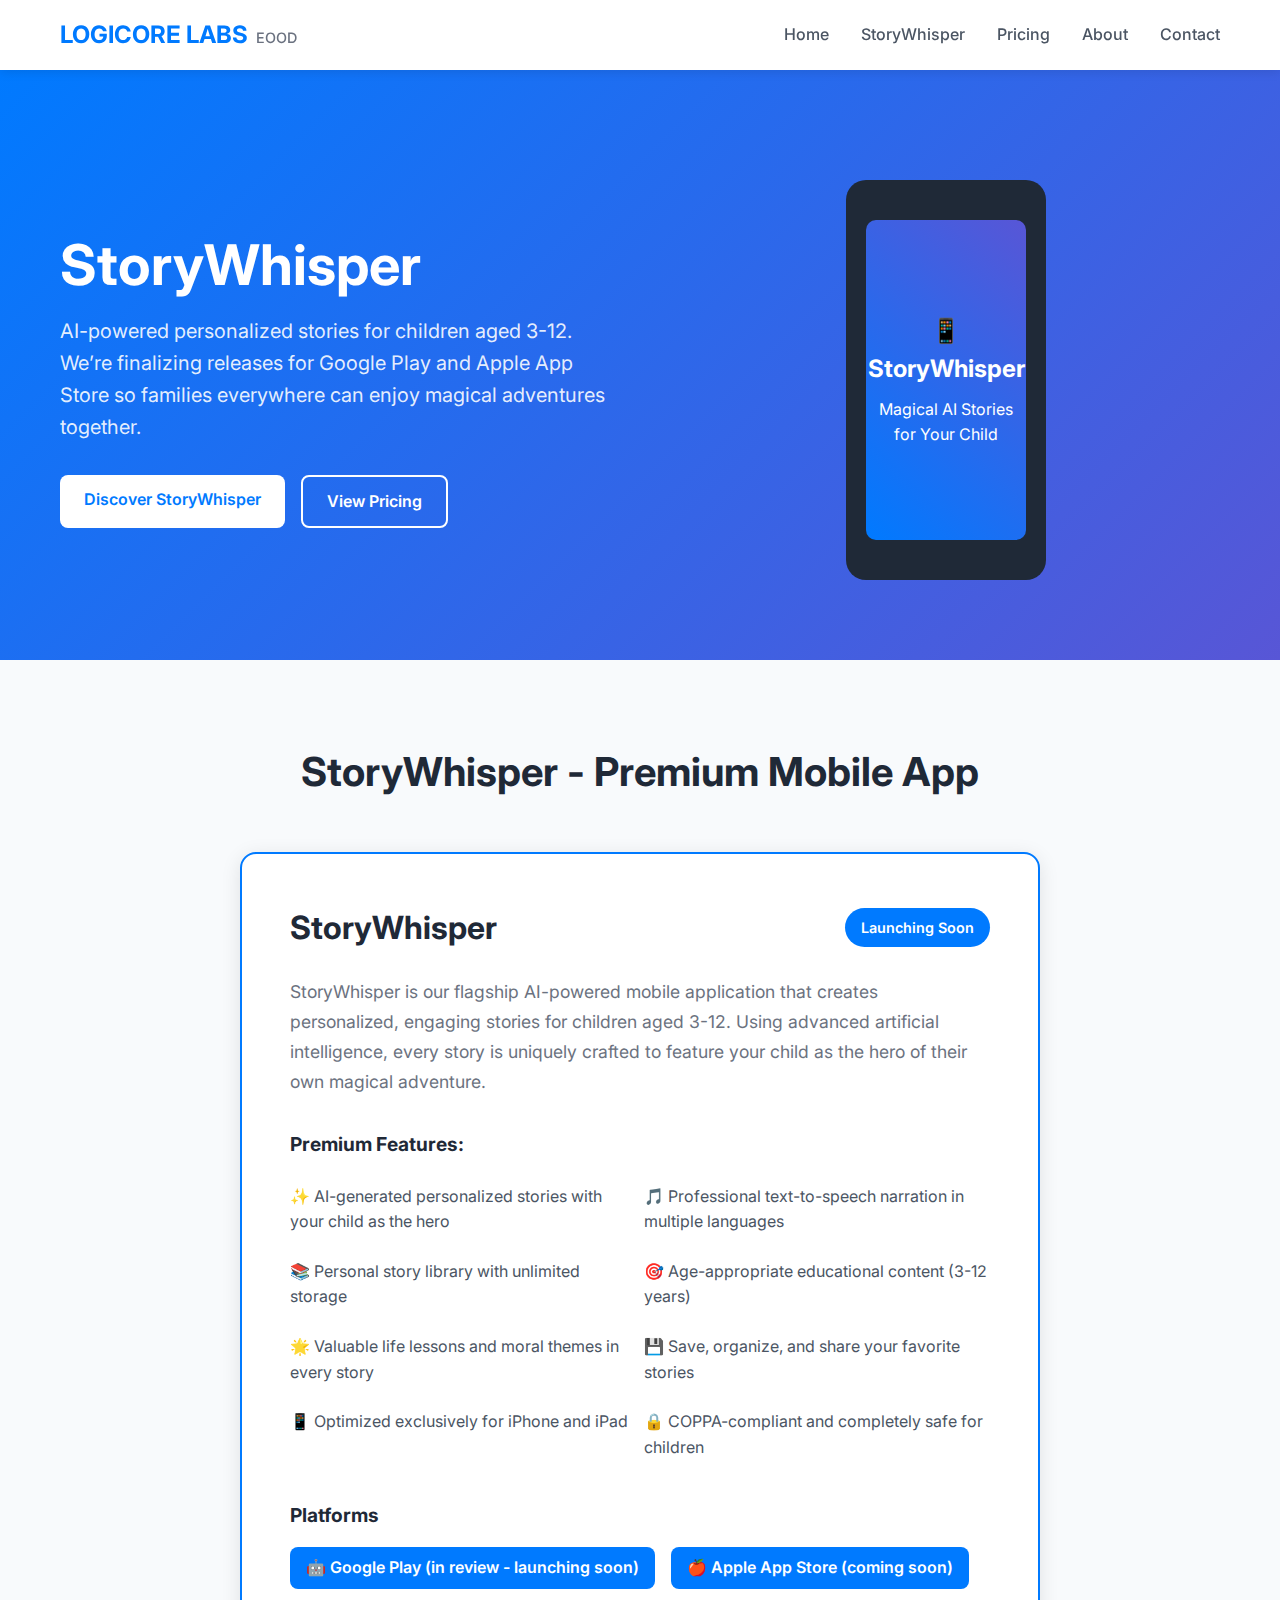
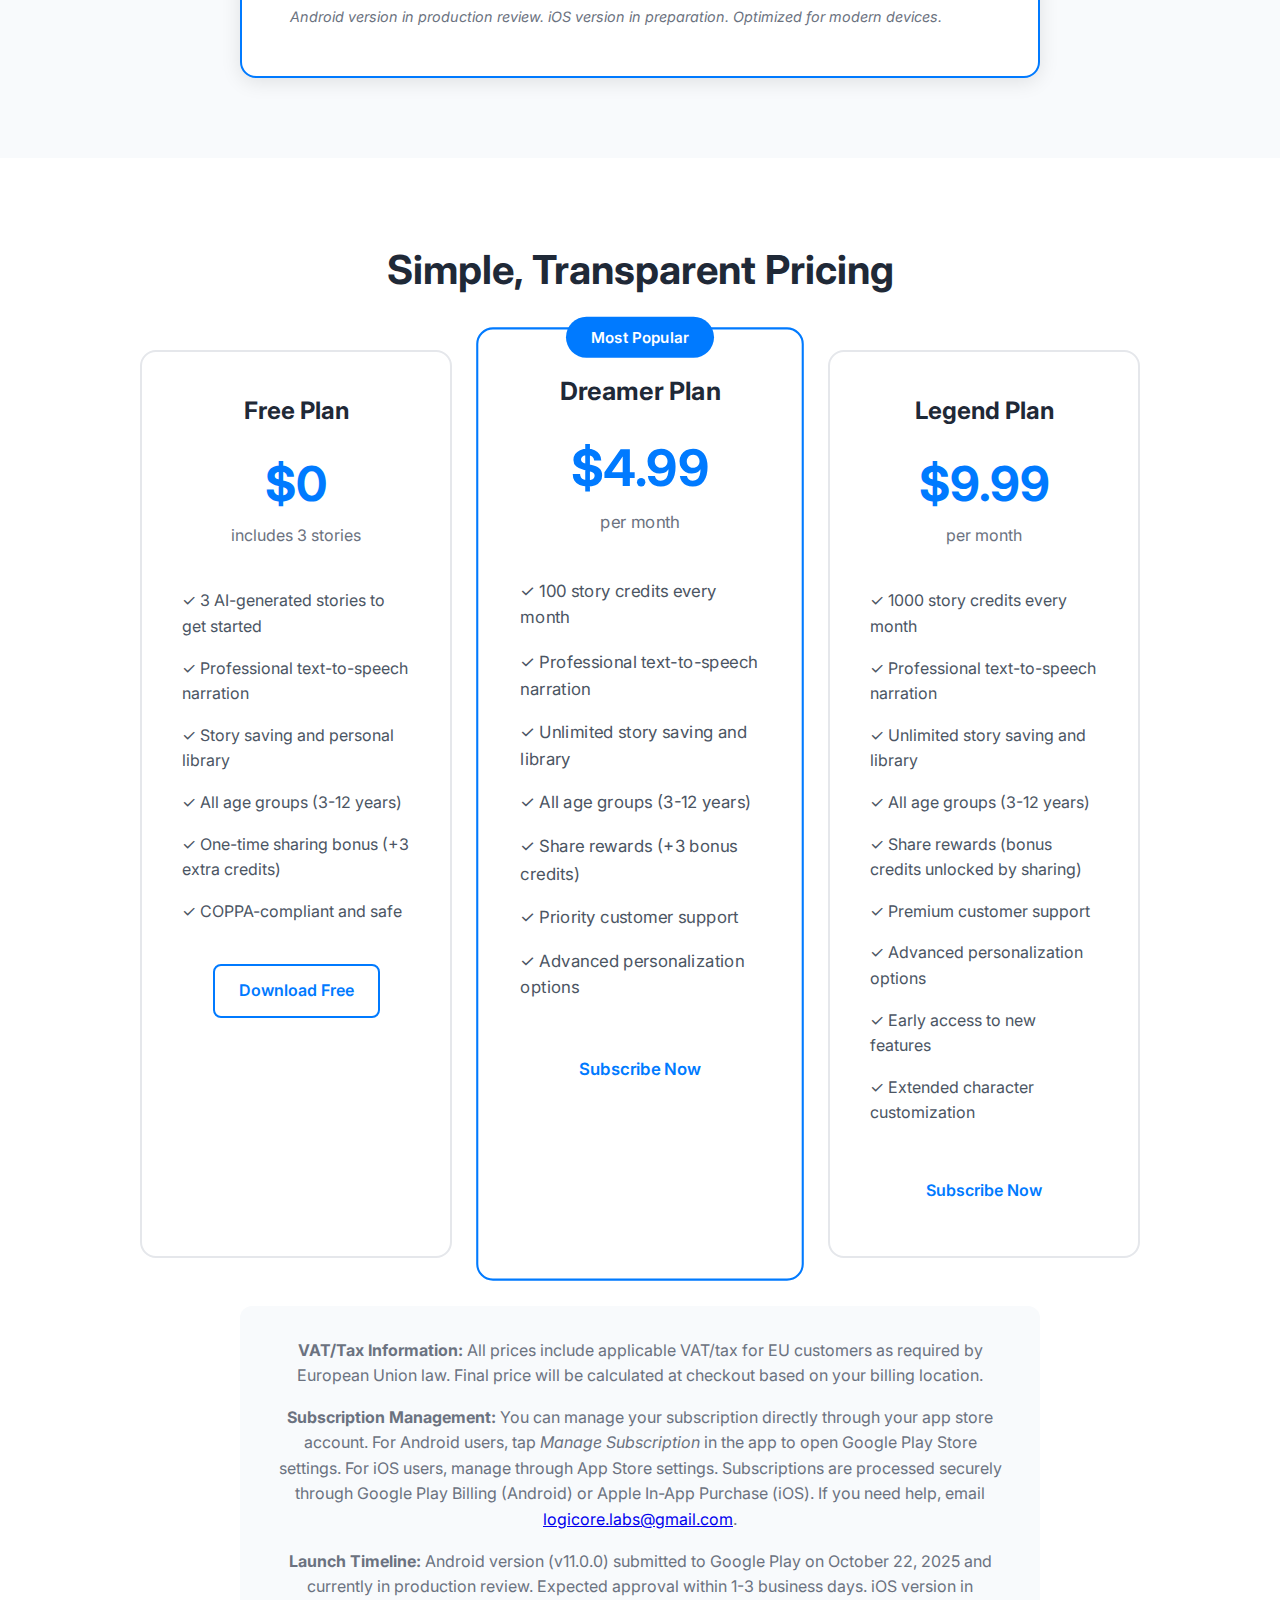
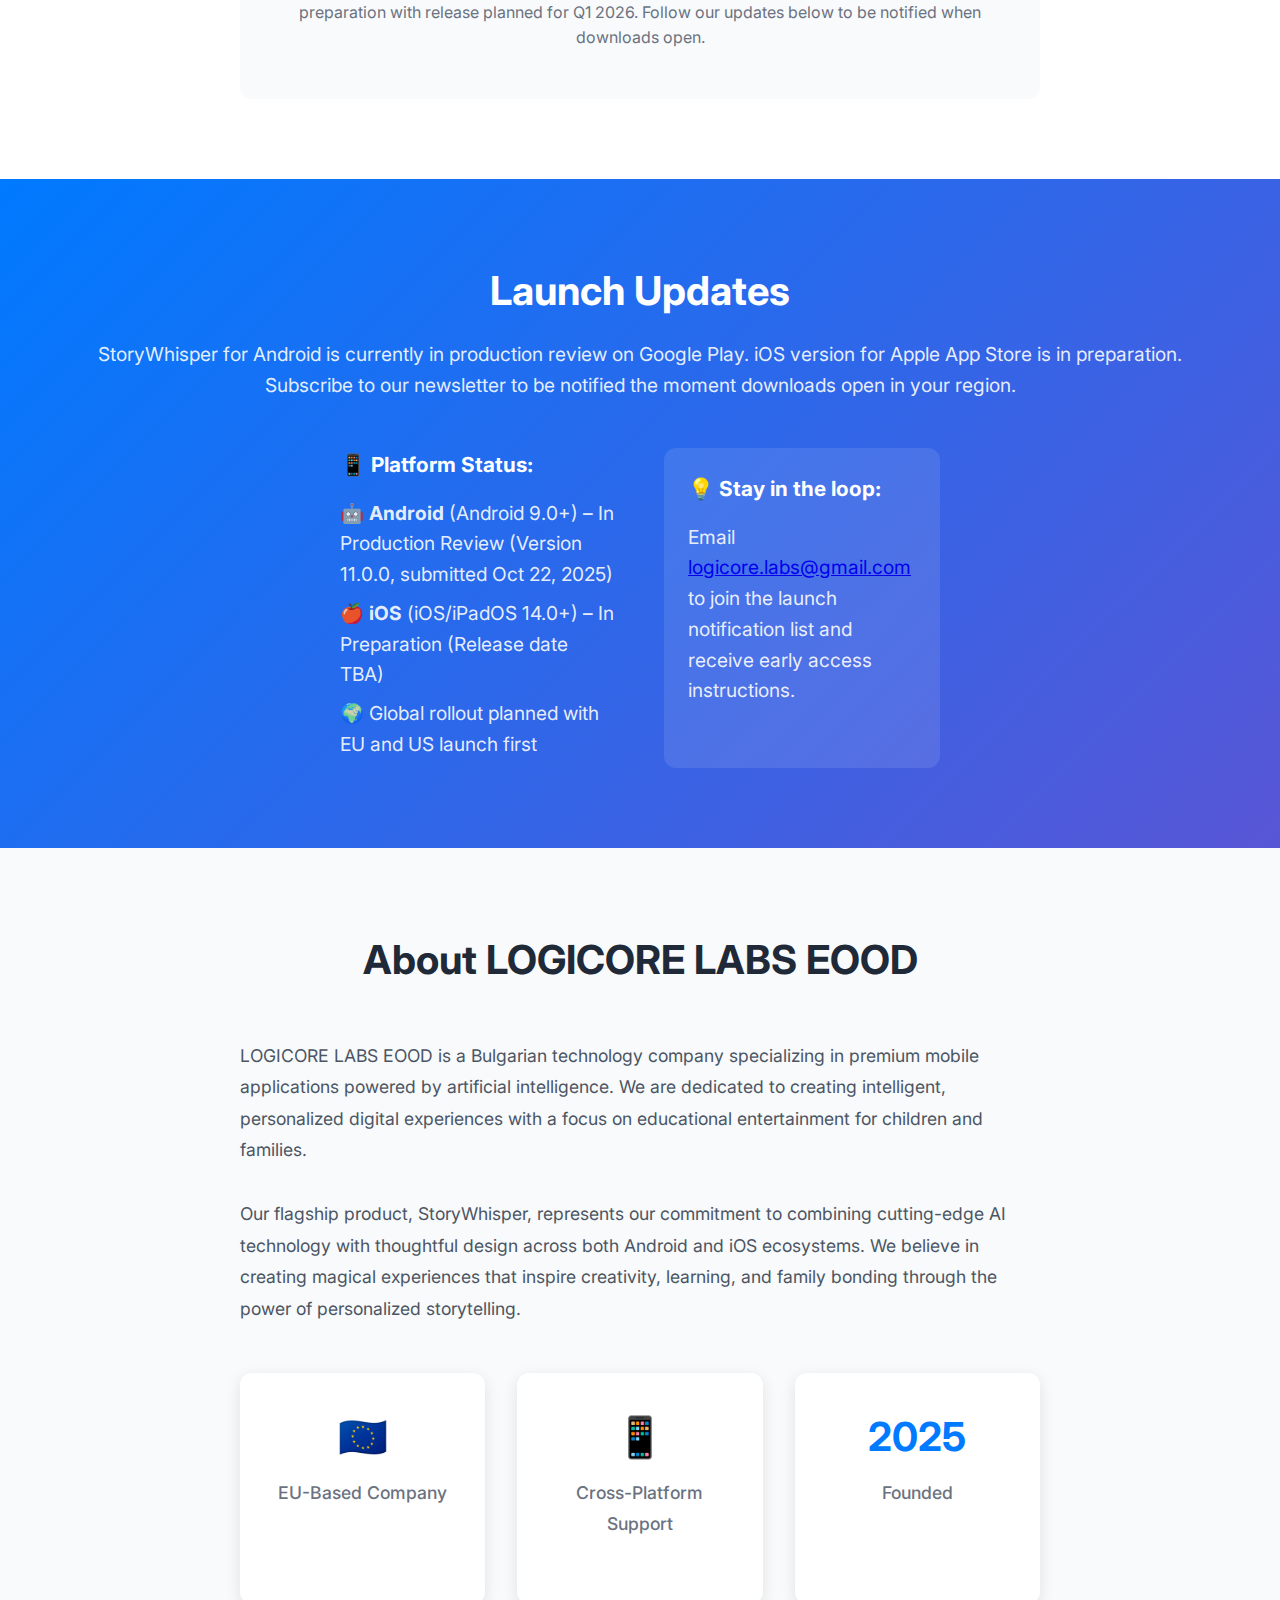
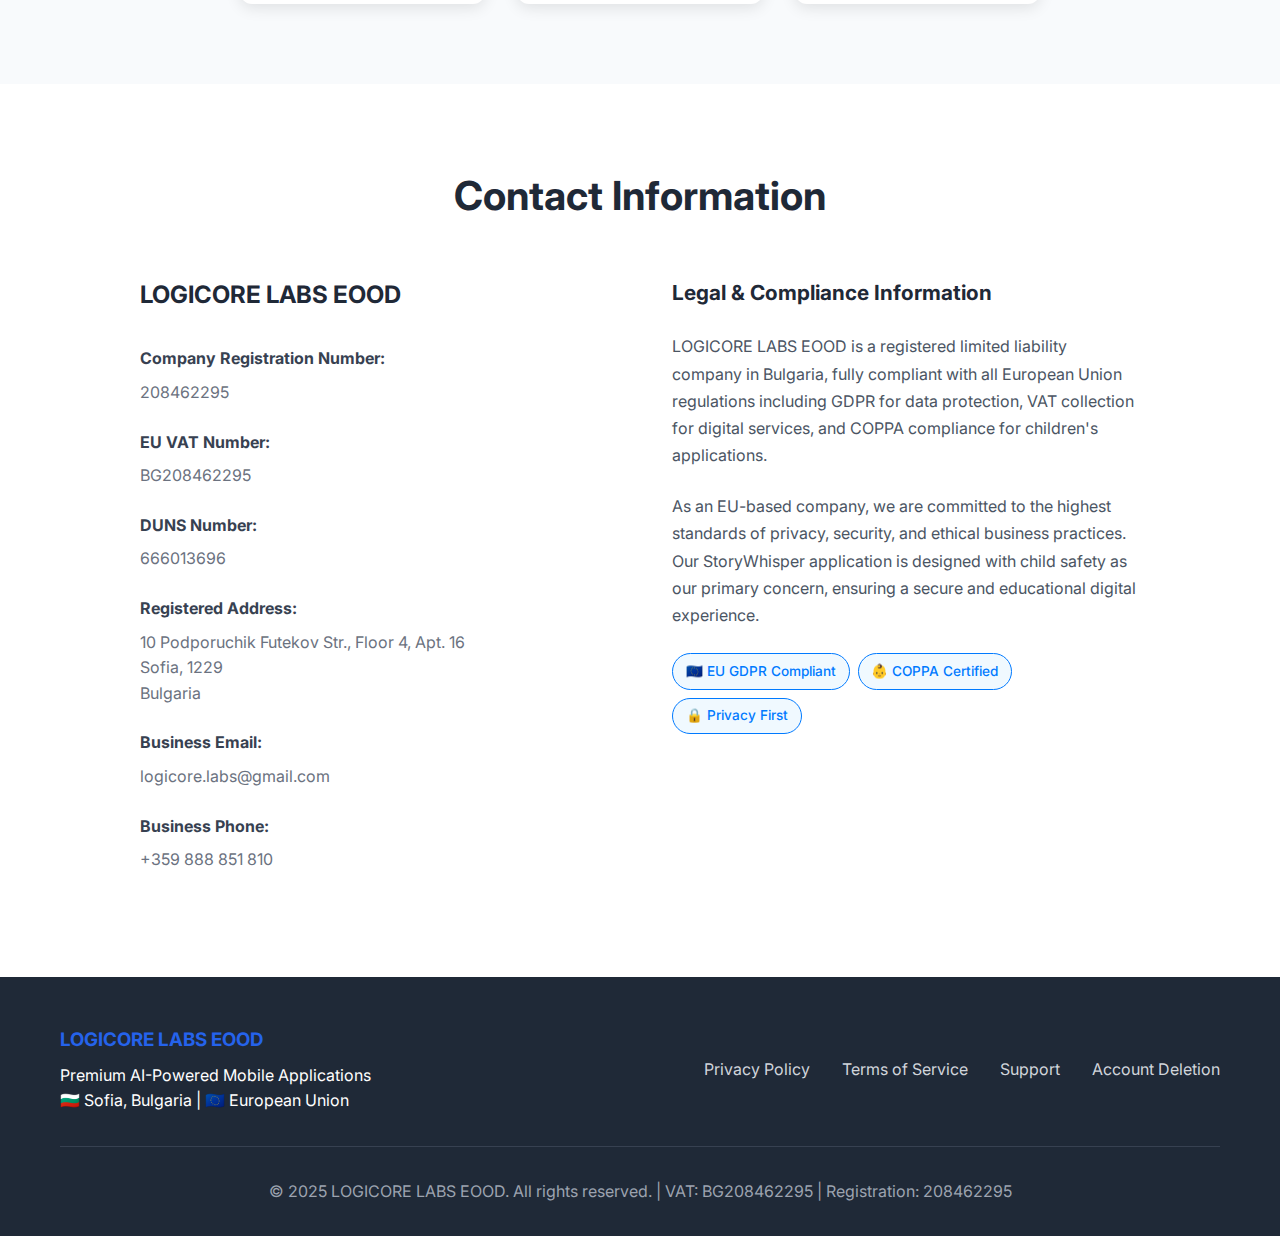
<file: index.html>
<!DOCTYPE html>
<html lang="en">
<head>
    <meta charset="UTF-8">
    <meta name="viewport" content="width=device-width, initial-scale=1.0">
    <title>LOGICORE LABS EOOD - StoryWhisper</title>
    <meta name="description" content="LOGICORE LABS EOOD develops StoryWhisper — an AI-powered storytelling app for children, preparing launch on Google Play and Apple App Store.">
    <link href="https://fonts.googleapis.com/css2?family=Inter:wght@300;400;500;600;700&display=swap" rel="stylesheet">
    <link rel="stylesheet" href="styles.css">
</head>
<body>
    <!-- Header -->
    <header class="header">
        <nav class="nav container">
            <div class="logo">
                <h2>LOGICORE LABS</h2>
                <span>EOOD</span>
            </div>
            <ul class="nav-menu">
                <li><a href="#home">Home</a></li>
                <li><a href="#storywhisper">StoryWhisper</a></li>
                <li><a href="#pricing">Pricing</a></li>
                <li><a href="#about">About</a></li>
                <li><a href="#contact">Contact</a></li>
            </ul>
        </nav>
    </header>

    <!-- Hero Section -->
    <section id="home" class="hero">
        <div class="container">
            <div class="hero-content">
                <h1>StoryWhisper</h1>
                <p class="hero-subtitle">AI-powered personalized stories for children aged 3-12. We’re finalizing releases for Google Play and Apple App Store so families everywhere can enjoy magical adventures together.</p>
                <div class="hero-buttons">
                    <a href="#storywhisper" class="btn btn-primary">Discover StoryWhisper</a>
                    <a href="#pricing" class="btn btn-secondary">View Pricing</a>
                </div>
            </div>
            <div class="hero-image">
                <div class="phone-mockup">
                    <div class="screen">
                        <h3>📱 StoryWhisper</h3>
                        <p>Magical AI Stories</p>
                        <p>for Your Child</p>
                    </div>
                </div>
            </div>
        </div>
    </section>

    <!-- StoryWhisper Section -->
    <section id="storywhisper" class="products">
        <div class="container">
            <h2 class="section-title">StoryWhisper - Premium Mobile App</h2>
            <div class="product-grid">
                <div class="product-card featured">
                    <div class="product-header">
                        <h3>StoryWhisper</h3>
                        <span class="badge">Launching Soon</span>
                    </div>
                    <p class="product-description">
                        StoryWhisper is our flagship AI-powered mobile application that creates personalized, engaging stories 
                        for children aged 3-12. Using advanced artificial intelligence, every story is uniquely crafted to 
                        feature your child as the hero of their own magical adventure.
                    </p>
                    <div class="features">
                        <h4>Premium Features:</h4>
                        <ul>
                            <li>✨ AI-generated personalized stories with your child as the hero</li>
                            <li>🎵 Professional text-to-speech narration in multiple languages</li>
                            <li>📚 Personal story library with unlimited storage</li>
                            <li>🎯 Age-appropriate educational content (3-12 years)</li>
                            <li>🌟 Valuable life lessons and moral themes in every story</li>
                            <li>💾 Save, organize, and share your favorite stories</li>
                            <li>📱 Optimized exclusively for iPhone and iPad</li>
                            <li>🔒 COPPA-compliant and completely safe for children</li>
                        </ul>
                    </div>
                    <div class="platforms">
                        <h4>Platforms</h4>
                        <div class="platform-badges">
                            <span class="platform ios-exclusive">🤖 Google Play (in review - launching soon)</span>
                            <span class="platform ios-exclusive">🍎 Apple App Store (coming soon)</span>
                        </div>
                        <p class="platform-note">Android version in production review. iOS version in preparation. Optimized for modern devices.</p>
                    </div>
                </div>
            </div>
        </div>
    </section>

    <!-- Pricing Section -->
    <section id="pricing" class="pricing">
        <div class="container">
            <h2 class="section-title">Simple, Transparent Pricing</h2>
            <div class="pricing-grid">
                <div class="pricing-card">
                    <h3>Free Plan</h3>
                    <div class="price">
                        <span class="amount">$0</span>
                        <span class="period">includes 3 stories</span>
                    </div>
                    <ul class="features-list">
                        <li>✓ 3 AI-generated stories to get started</li>
                        <li>✓ Professional text-to-speech narration</li>
                        <li>✓ Story saving and personal library</li>
                        <li>✓ All age groups (3-12 years)</li>
                        <li>✓ One-time sharing bonus (+3 extra credits)</li>
                        <li>✓ COPPA-compliant and safe</li>
                    </ul>
                    <a href="#download" class="btn btn-outline">Download Free</a>
                </div>
                <div class="pricing-card popular">
                    <div class="popular-badge">Most Popular</div>
                    <h3>Dreamer Plan</h3>
                    <div class="price">
                        <span class="amount">$4.99</span>
                        <span class="period">per month</span>
                    </div>
                    <ul class="features-list">
                        <li>✓ 100 story credits every month</li>
                        <li>✓ Professional text-to-speech narration</li>
                        <li>✓ Unlimited story saving and library</li>
                        <li>✓ All age groups (3-12 years)</li>
                        <li>✓ Share rewards (+3 bonus credits)</li>
                        <li>✓ Priority customer support</li>
                        <li>✓ Advanced personalization options</li>
                    </ul>
                    <a href="#download" class="btn btn-primary">Subscribe Now</a>
                </div>
                <div class="pricing-card">
                    <h3>Legend Plan</h3>
                    <div class="price">
                        <span class="amount">$9.99</span>
                        <span class="period">per month</span>
                    </div>
                    <ul class="features-list">
                        <li>✓ 1000 story credits every month</li>
                        <li>✓ Professional text-to-speech narration</li>
                        <li>✓ Unlimited story saving and library</li>
                        <li>✓ All age groups (3-12 years)</li>
                        <li>✓ Share rewards (bonus credits unlocked by sharing)</li>
                        <li>✓ Premium customer support</li>
                        <li>✓ Advanced personalization options</li>
                        <li>✓ Early access to new features</li>
                        <li>✓ Extended character customization</li>
                    </ul>
                    <a href="#download" class="btn btn-primary">Subscribe Now</a>
                </div>
            </div>
            <div class="pricing-info">
                <p><strong>VAT/Tax Information:</strong> All prices include applicable VAT/tax for EU customers as required by European Union law. Final price will be calculated at checkout based on your billing location.</p>
                <p><strong>Subscription Management:</strong> You can manage your subscription directly through your app store account. For Android users, tap <em>Manage Subscription</em> in the app to open Google Play Store settings. For iOS users, manage through App Store settings. Subscriptions are processed securely through Google Play Billing (Android) or Apple In-App Purchase (iOS). If you need help, email <a href="mailto:logicore.labs@gmail.com">logicore.labs@gmail.com</a>.</p>
                <p><strong>Launch Timeline:</strong> Android version (v11.0.0) submitted to Google Play on October 22, 2025 and currently in production review. Expected approval within 1-3 business days. iOS version in preparation with release planned for Q1 2026. Follow our updates below to be notified when downloads open.</p>
            </div>
        </div>
    </section>

    <!-- Download Section -->
    <section id="download" class="download">
        <div class="container">
            <h2>Launch Updates</h2>
            <p>StoryWhisper for Android is currently in production review on Google Play. iOS version for Apple App Store is in preparation. Subscribe to our newsletter to be notified the moment downloads open in your region.</p>
            <div class="download-info">
                <div class="download-platforms">
                    <h3>📱 Platform Status:</h3>
                    <p>🤖 <strong>Android</strong> (Android 9.0+) – In Production Review (Version 11.0.0, submitted Oct 22, 2025)</p>
                    <p>🍎 <strong>iOS</strong> (iOS/iPadOS 14.0+) – In Preparation (Release date TBA)</p>
                    <p>🌍 Global rollout planned with EU and US launch first</p>
                </div>
                <div class="share-bonus">
                    <h3>💡 Stay in the loop:</h3>
                    <p>Email <a href="mailto:logicore.labs@gmail.com">logicore.labs@gmail.com</a> to join the launch notification list and receive early access instructions.</p>
                </div>
            </div>
        </div>
    </section>

    <!-- About Section -->
    <section id="about" class="about">
        <div class="container">
            <h2 class="section-title">About LOGICORE LABS EOOD</h2>
            <div class="about-content">
                <div class="about-text">
                    <p>
                        LOGICORE LABS EOOD is a Bulgarian technology company specializing in premium mobile applications
                        powered by artificial intelligence. We are dedicated to creating intelligent, personalized
                        digital experiences with a focus on educational entertainment for children and families.
                    </p>
                    <p>
                        Our flagship product, StoryWhisper, represents our commitment to combining cutting-edge AI
                        technology with thoughtful design across both Android and iOS ecosystems. We believe in
                        creating magical experiences that inspire creativity, learning, and family bonding through
                        the power of personalized storytelling.
                    </p>
                    <div class="company-stats">
                        <div class="stat">
                            <h3>🇪🇺</h3>
                            <p>EU-Based Company</p>
                        </div>
                        <div class="stat">
                            <h3>📱</h3>
                            <p>Cross-Platform Support</p>
                        </div>
                        <div class="stat">
                            <h3>2025</h3>
                            <p>Founded</p>
                        </div>
                    </div>
                </div>
            </div>
        </div>
    </section>

    <!-- Contact Section -->
    <section id="contact" class="contact">
        <div class="container">
            <h2 class="section-title">Contact Information</h2>
            <div class="contact-grid">
                <div class="contact-info">
                    <h3>LOGICORE LABS EOOD</h3>
                    <div class="contact-details">
                        <div class="detail">
                            <strong>Company Registration Number:</strong>
                            <span>208462295</span>
                        </div>
                        <div class="detail">
                            <strong>EU VAT Number:</strong>
                            <span>BG208462295</span>
                        </div>
                        <div class="detail">
                            <strong>DUNS Number:</strong>
                            <span>666013696</span>
                        </div>
                        <div class="detail">
                            <strong>Registered Address:</strong>
                            <span>10 Podporuchik Futekov Str., Floor 4, Apt. 16<br>Sofia, 1229<br>Bulgaria</span>
                        </div>
                        <div class="detail">
                            <strong>Business Email:</strong>
                            <span>logicore.labs@gmail.com</span>
                        </div>
                        <div class="detail">
                            <strong>Business Phone:</strong>
                            <span>+359 888 851 810</span>
                        </div>
                    </div>
                </div>
                <div class="business-info">
                    <h4>Legal & Compliance Information</h4>
                    <p>
                        LOGICORE LABS EOOD is a registered limited liability company in Bulgaria, 
                        fully compliant with all European Union regulations including GDPR for data protection, 
                        VAT collection for digital services, and COPPA compliance for children's applications.
                    </p>
                    <p>
                        As an EU-based company, we are committed to the highest standards of privacy, security, 
                        and ethical business practices. Our StoryWhisper application is designed with child safety 
                        as our primary concern, ensuring a secure and educational digital experience.
                    </p>
                    <div class="compliance-badges">
                        <span class="compliance-badge">🇪🇺 EU GDPR Compliant</span>
                        <span class="compliance-badge">👶 COPPA Certified</span>
                        <span class="compliance-badge">🔒 Privacy First</span>
                    </div>
                </div>
            </div>
        </div>
    </section>

    <!-- Footer -->
    <footer class="footer">
        <div class="container">
            <div class="footer-content">
                <div class="footer-info">
                    <h3>LOGICORE LABS EOOD</h3>
                    <p>Premium AI-Powered Mobile Applications</p>
                    <p>🇧🇬 Sofia, Bulgaria | 🇪🇺 European Union</p>
                </div>
                <div class="footer-links">
                    <a href="privacy.html">Privacy Policy</a>
                    <a href="terms.html">Terms of Service</a>
                    <a href="support.html">Support</a>
                    <a href="account-deletion.html">Account Deletion</a>
                </div>
            </div>
            <div class="footer-bottom">
                <p>&copy; 2025 LOGICORE LABS EOOD. All rights reserved. | VAT: BG208462295 | Registration: 208462295</p>
            </div>
        </div>
    </footer>
</body>
</html>
</file>
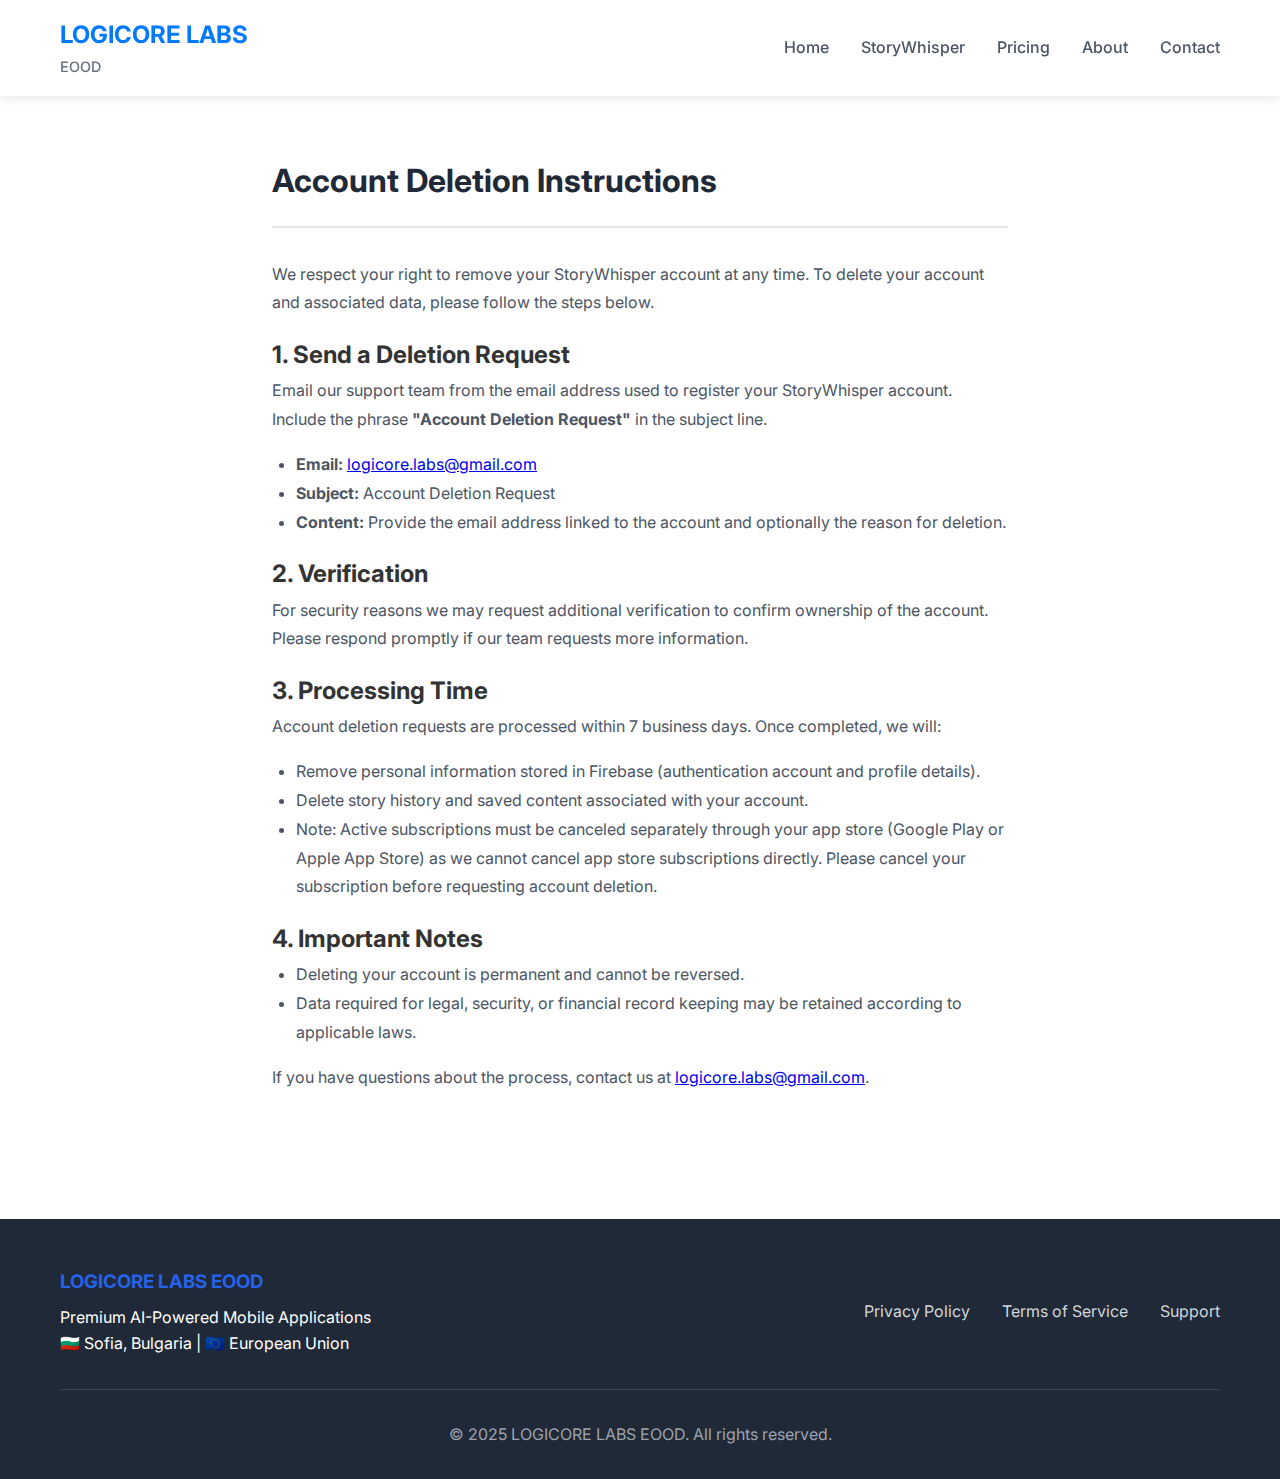
<file: account-deletion.html>
<!DOCTYPE html>
<html lang="en">
<head>
    <meta charset="UTF-8">
    <meta name="viewport" content="width=device-width, initial-scale=1.0">
    <title>Account Deletion - StoryWhisper</title>
    <link href="https://fonts.googleapis.com/css2?family=Inter:wght@300;400;500;600;700&display=swap" rel="stylesheet">
    <link rel="stylesheet" href="styles.css">
    <style>
        .legal-content {
            max-width: 800px;
            margin: 0 auto;
            padding: 2rem;
            line-height: 1.8;
        }
        .legal-content h1 {
            color: #1f2937;
            margin-bottom: 2rem;
            padding-bottom: 1rem;
            border-bottom: 2px solid #e5e7eb;
        }
        .legal-content p {
            color: #4b5563;
            margin-bottom: 1rem;
        }
        .legal-content ul {
            padding-left: 1.5rem;
            margin-bottom: 1rem;
            color: #4b5563;
        }
    </style>
</head>
<body>
    <header class="header">
        <nav class="nav container">
            <div class="logo">
                <a href="index.html" style="text-decoration: none; color: inherit;">
                    <h2>LOGICORE LABS</h2>
                    <span>EOOD</span>
                </a>
            </div>
            <ul class="nav-menu">
                <li><a href="index.html#home">Home</a></li>
                <li><a href="index.html#storywhisper">StoryWhisper</a></li>
                <li><a href="index.html#pricing">Pricing</a></li>
                <li><a href="index.html#about">About</a></li>
                <li><a href="index.html#contact">Contact</a></li>
            </ul>
        </nav>
    </header>

    <section style="padding: 120px 0 80px;">
        <div class="container">
            <div class="legal-content">
                <h1>Account Deletion Instructions</h1>
                <p>We respect your right to remove your StoryWhisper account at any time. To delete your account and associated data, please follow the steps below.</p>
                
                <h2>1. Send a Deletion Request</h2>
                <p>Email our support team from the email address used to register your StoryWhisper account. Include the phrase <strong>"Account Deletion Request"</strong> in the subject line.</p>
                <ul>
                    <li><strong>Email:</strong> <a href="mailto:logicore.labs@gmail.com">logicore.labs@gmail.com</a></li>
                    <li><strong>Subject:</strong> Account Deletion Request</li>
                    <li><strong>Content:</strong> Provide the email address linked to the account and optionally the reason for deletion.</li>
                </ul>

                <h2>2. Verification</h2>
                <p>For security reasons we may request additional verification to confirm ownership of the account. Please respond promptly if our team requests more information.</p>

                <h2>3. Processing Time</h2>
                <p>Account deletion requests are processed within 7 business days. Once completed, we will:</p>
                <ul>
                    <li>Remove personal information stored in Firebase (authentication account and profile details).</li>
                    <li>Delete story history and saved content associated with your account.</li>
                    <li>Note: Active subscriptions must be canceled separately through your app store (Google Play or Apple App Store) as we cannot cancel app store subscriptions directly. Please cancel your subscription before requesting account deletion.</li>
                </ul>

                <h2>4. Important Notes</h2>
                <ul>
                    <li>Deleting your account is permanent and cannot be reversed.</li>
                    <li>Data required for legal, security, or financial record keeping may be retained according to applicable laws.</li>
                </ul>

                <p>If you have questions about the process, contact us at <a href="mailto:logicore.labs@gmail.com">logicore.labs@gmail.com</a>.</p>
            </div>
        </div>
    </section>

    <footer class="footer">
        <div class="container">
            <div class="footer-content">
                <div class="footer-info">
                    <h3>LOGICORE LABS EOOD</h3>
                    <p>Premium AI-Powered Mobile Applications</p>
                    <p>🇧🇬 Sofia, Bulgaria | 🇪🇺 European Union</p>
                </div>
                <div class="footer-links">
                    <a href="privacy.html">Privacy Policy</a>
                    <a href="terms.html">Terms of Service</a>
                    <a href="support.html">Support</a>
                </div>
            </div>
            <div class="footer-bottom">
                <p>&copy; 2025 LOGICORE LABS EOOD. All rights reserved.</p>
            </div>
        </div>
    </footer>
</body>
</html>
</file>
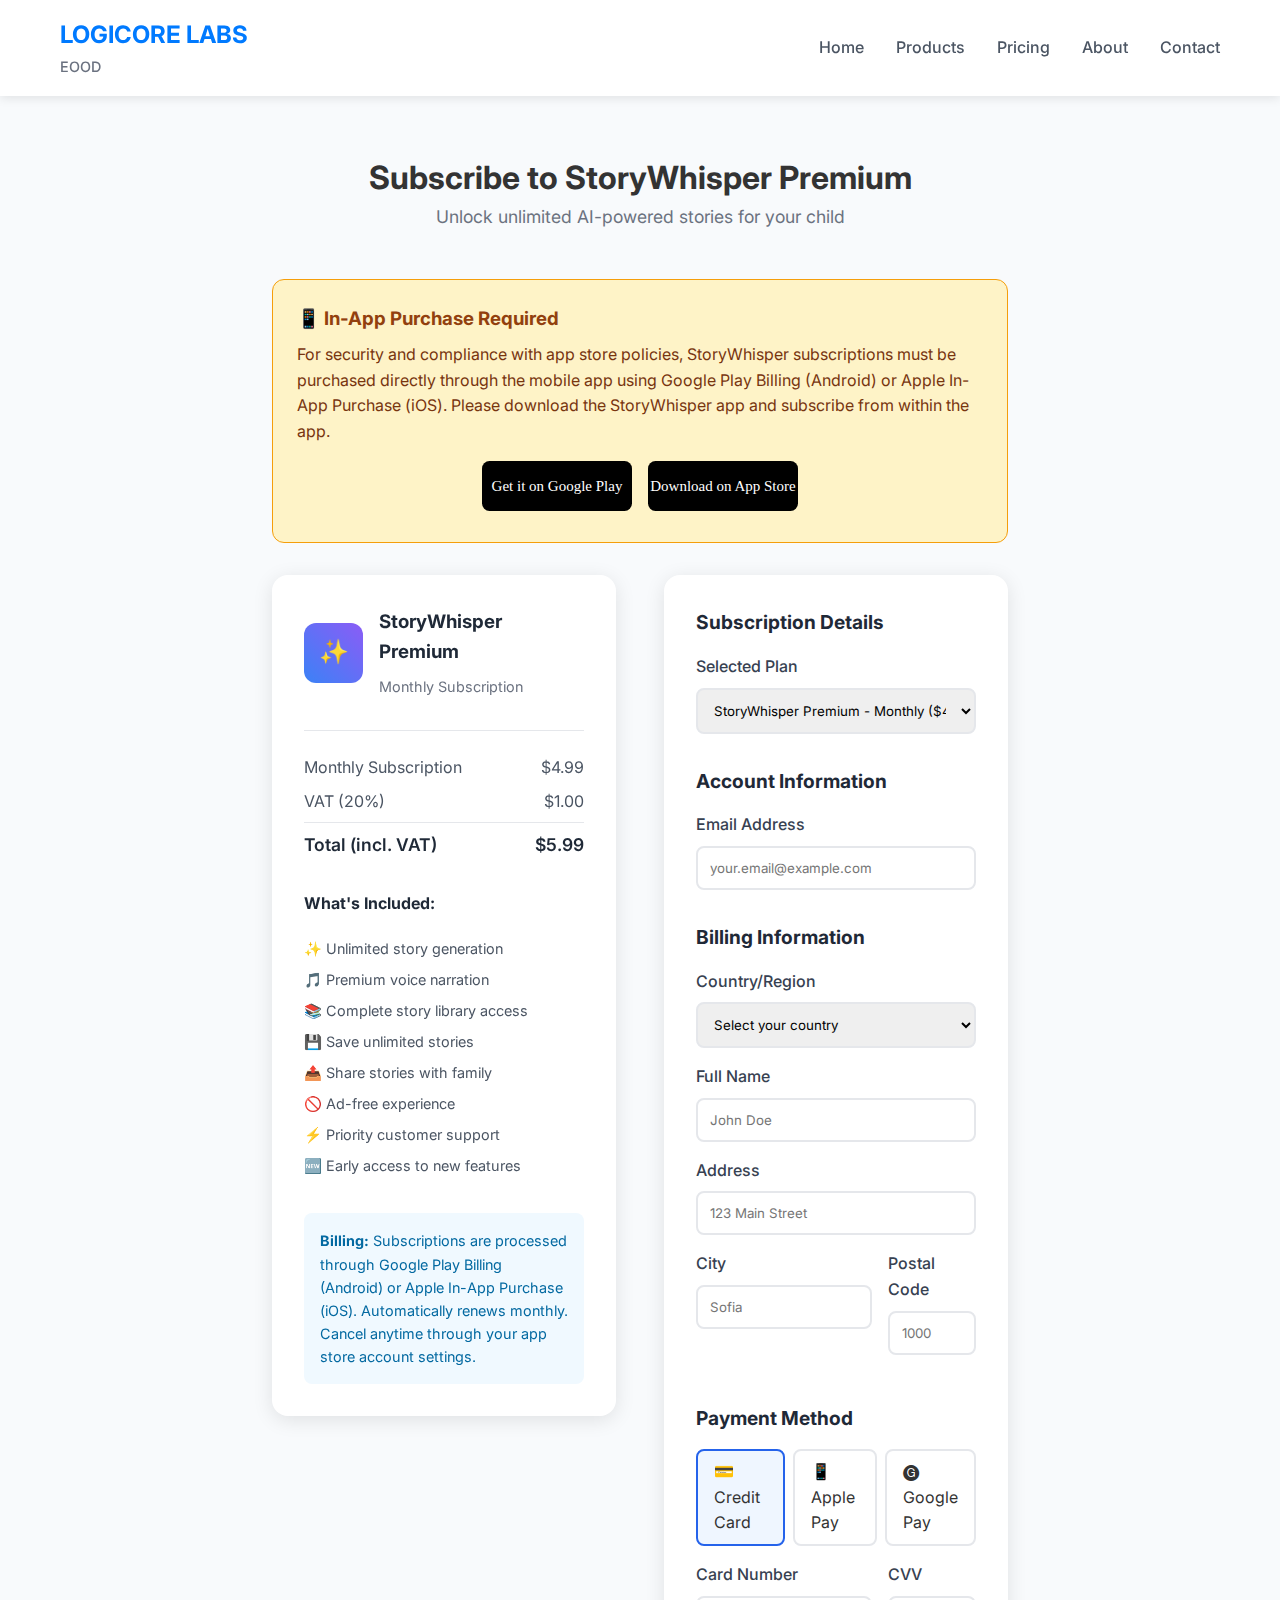
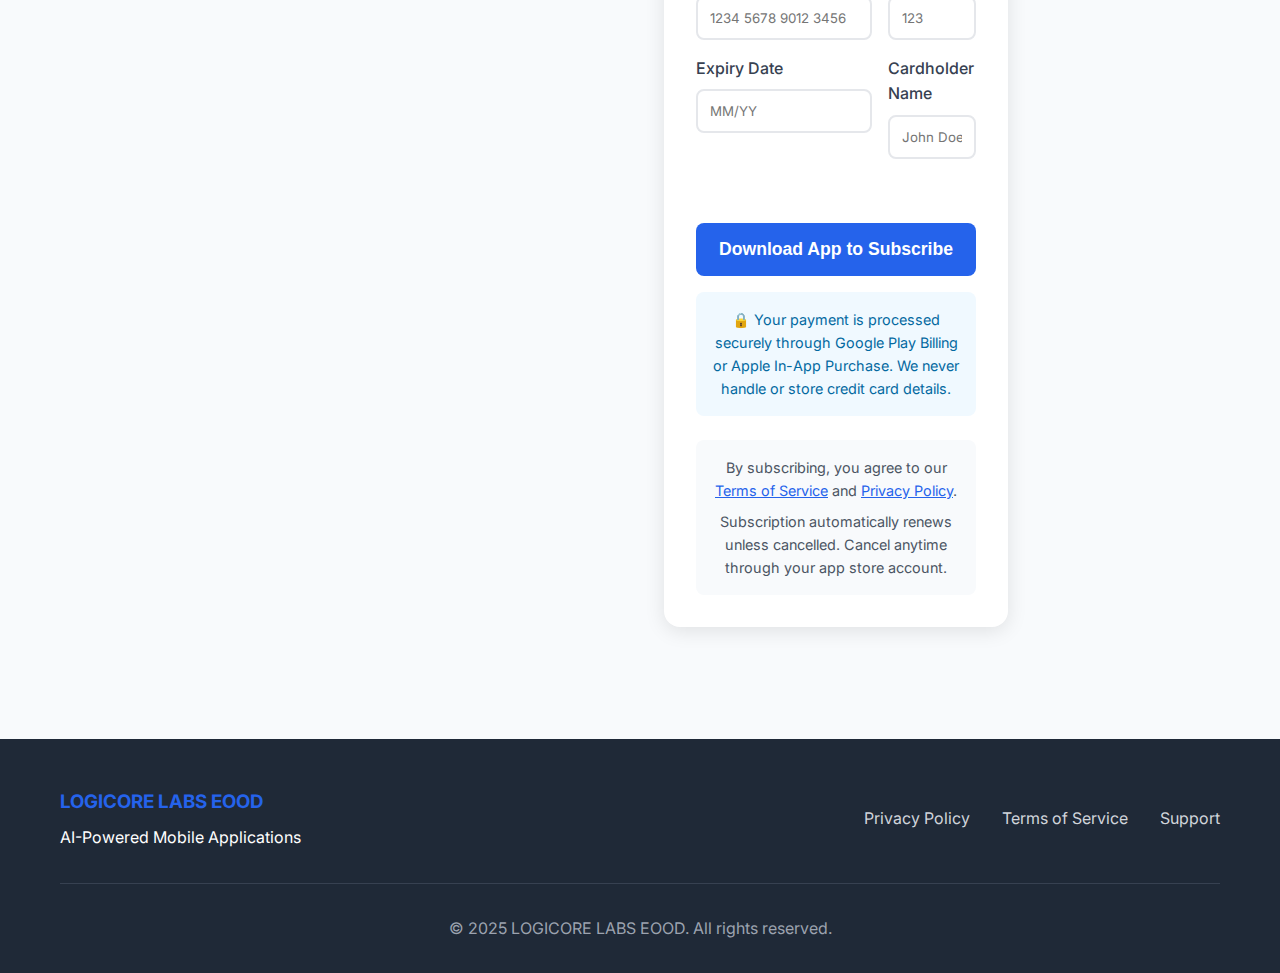
<file: checkout.html>
<!DOCTYPE html>
<html lang="en">
<head>
    <meta charset="UTF-8">
    <meta name="viewport" content="width=device-width, initial-scale=1.0">
    <title>StoryWhisper Premium - Checkout | LOGICORE LABS EOOD</title>
    <meta name="description" content="Subscribe to StoryWhisper Premium for unlimited AI-powered children's stories.">
    <link href="https://fonts.googleapis.com/css2?family=Inter:wght@300;400;500;600;700&display=swap" rel="stylesheet">
    <link rel="stylesheet" href="styles.css">
    <style>
        .checkout-container {
            max-width: 800px;
            margin: 0 auto;
            padding: 2rem;
        }
        .checkout-header {
            text-align: center;
            margin-bottom: 3rem;
        }
        .checkout-content {
            display: grid;
            grid-template-columns: 1fr 1fr;
            gap: 3rem;
            align-items: start;
        }
        .product-summary {
            background: white;
            padding: 2rem;
            border-radius: 16px;
            box-shadow: 0 4px 20px rgba(0,0,0,0.1);
            position: sticky;
            top: 2rem;
        }
        .checkout-form {
            background: white;
            padding: 2rem;
            border-radius: 16px;
            box-shadow: 0 4px 20px rgba(0,0,0,0.1);
        }
        .product-info {
            display: flex;
            align-items: center;
            margin-bottom: 2rem;
        }
        .product-icon {
            width: 60px;
            height: 60px;
            background: linear-gradient(45deg, #3b82f6, #8b5cf6);
            border-radius: 12px;
            display: flex;
            align-items: center;
            justify-content: center;
            margin-right: 1rem;
            color: white;
            font-size: 1.5rem;
        }
        .product-details h3 {
            margin: 0 0 0.5rem 0;
            color: #1f2937;
        }
        .product-details p {
            margin: 0;
            color: #6b7280;
            font-size: 0.9rem;
        }
        .price-breakdown {
            border-top: 1px solid #e5e7eb;
            padding-top: 1.5rem;
        }
        .price-row {
            display: flex;
            justify-content: space-between;
            margin-bottom: 0.5rem;
            color: #4b5563;
        }
        .price-row.total {
            font-weight: 600;
            color: #1f2937;
            font-size: 1.1rem;
            border-top: 1px solid #e5e7eb;
            padding-top: 0.5rem;
            margin-top: 0.5rem;
        }
        .features-included {
            margin-top: 2rem;
        }
        .features-included h4 {
            color: #1f2937;
            margin-bottom: 1rem;
        }
        .features-included ul {
            list-style: none;
            padding: 0;
        }
        .features-included li {
            padding: 0.25rem 0;
            color: #4b5563;
            font-size: 0.9rem;
        }
        .form-section {
            margin-bottom: 2rem;
        }
        .form-section h3 {
            color: #1f2937;
            margin-bottom: 1rem;
            font-size: 1.2rem;
        }
        .form-group {
            margin-bottom: 1rem;
        }
        .form-group label {
            display: block;
            margin-bottom: 0.5rem;
            color: #374151;
            font-weight: 500;
        }
        .form-group input,
        .form-group select {
            width: 100%;
            padding: 0.75rem;
            border: 2px solid #e5e7eb;
            border-radius: 8px;
            font-family: inherit;
            transition: border-color 0.3s;
        }
        .form-group input:focus,
        .form-group select:focus {
            outline: none;
            border-color: #2563eb;
        }
        .form-row {
            display: grid;
            grid-template-columns: 2fr 1fr;
            gap: 1rem;
        }
        .payment-methods {
            display: flex;
            gap: 0.5rem;
            margin-top: 1rem;
        }
        .payment-method {
            padding: 0.5rem 1rem;
            border: 2px solid #e5e7eb;
            border-radius: 8px;
            background: white;
            cursor: pointer;
            transition: all 0.3s;
        }
        .payment-method.active {
            border-color: #2563eb;
            background: #eff6ff;
        }
        .checkout-button {
            width: 100%;
            padding: 1rem;
            background: #2563eb;
            color: white;
            border: none;
            border-radius: 8px;
            font-size: 1.1rem;
            font-weight: 600;
            cursor: pointer;
            transition: background 0.3s;
            margin-top: 1rem;
        }
        .checkout-button:hover {
            background: #1d4ed8;
        }
        .security-note {
            background: #f0f9ff;
            padding: 1rem;
            border-radius: 8px;
            margin-top: 1rem;
            text-align: center;
            color: #0369a1;
            font-size: 0.9rem;
        }
        .mobile-checkout-note {
            background: #fef3c7;
            border: 1px solid #f59e0b;
            padding: 1.5rem;
            border-radius: 12px;
            margin-bottom: 2rem;
        }
        .mobile-checkout-note h3 {
            color: #92400e;
            margin: 0 0 0.5rem 0;
        }
        .mobile-checkout-note p {
            color: #78350f;
            margin: 0;
        }
        .app-store-links {
            display: flex;
            gap: 1rem;
            justify-content: center;
            margin-top: 1rem;
        }
        .app-store-links img {
            height: 50px;
        }
        @media (max-width: 768px) {
            .checkout-content {
                grid-template-columns: 1fr;
                gap: 2rem;
            }
            .product-summary {
                position: static;
            }
            .form-row {
                grid-template-columns: 1fr;
            }
        }
    </style>
</head>
<body>
    <!-- Header -->
    <header class="header">
        <nav class="nav container">
            <div class="logo">
                <a href="index.html" style="text-decoration: none; color: inherit;">
                    <h2>LOGICORE LABS</h2>
                    <span>EOOD</span>
                </a>
            </div>
            <ul class="nav-menu">
                <li><a href="index.html#home">Home</a></li>
                <li><a href="index.html#products">Products</a></li>
                <li><a href="index.html#pricing">Pricing</a></li>
                <li><a href="index.html#about">About</a></li>
                <li><a href="index.html#contact">Contact</a></li>
            </ul>
        </nav>
    </header>

    <!-- Checkout Section -->
    <section style="padding: 120px 0 80px; background: #f8fafc;">
        <div class="container">
            <div class="checkout-container">
                <div class="checkout-header">
                    <h1>Subscribe to StoryWhisper Premium</h1>
                    <p style="color: #6b7280; font-size: 1.1rem;">Unlock unlimited AI-powered stories for your child</p>
                </div>

                <!-- Mobile App Notice -->
                <div class="mobile-checkout-note">
                    <h3>📱 In-App Purchase Required</h3>
                    <p>For security and compliance with app store policies, StoryWhisper subscriptions must be purchased directly through the mobile app using Google Play Billing (Android) or Apple In-App Purchase (iOS). Please download the StoryWhisper app and subscribe from within the app.</p>
                    <div class="app-store-links">
                        <a href="https://play.google.com/store/apps/details?id=com.borislav_krastev.storywhisper" target="_blank">
                            <img src="[data-uri]" alt="Get it on Google Play">
                        </a>
                        <a href="https://apps.apple.com/app/storywhisper" target="_blank">
                            <img src="[data-uri]" alt="Download on App Store">
                        </a>
                    </div>
                </div>

                <div class="checkout-content">
                    <!-- Product Summary -->
                    <div class="product-summary">
                        <div class="product-info">
                            <div class="product-icon">✨</div>
                            <div class="product-details">
                                <h3>StoryWhisper Premium</h3>
                                <p>Monthly Subscription</p>
                            </div>
                        </div>
                        
                        <div class="price-breakdown">
                            <div class="price-row">
                                <span>Monthly Subscription</span>
                                <span>$4.99</span>
                            </div>
                            <div class="price-row">
                                <span>VAT (20%)</span>
                                <span>$1.00</span>
                            </div>
                            <div class="price-row total">
                                <span>Total (incl. VAT)</span>
                                <span>$5.99</span>
                            </div>
                        </div>

                        <div class="features-included">
                            <h4>What's Included:</h4>
                            <ul>
                                <li>✨ Unlimited story generation</li>
                                <li>🎵 Premium voice narration</li>
                                <li>📚 Complete story library access</li>
                                <li>💾 Save unlimited stories</li>
                                <li>📤 Share stories with family</li>
                                <li>🚫 Ad-free experience</li>
                                <li>⚡ Priority customer support</li>
                                <li>🆕 Early access to new features</li>
                            </ul>
                        </div>

                        <div style="margin-top: 2rem; padding: 1rem; background: #f0f9ff; border-radius: 8px; font-size: 0.9rem; color: #0369a1;">
                            <p style="margin: 0;"><strong>Billing:</strong> Subscriptions are processed through Google Play Billing (Android) or Apple In-App Purchase (iOS). Automatically renews monthly. Cancel anytime through your app store account settings.</p>
                        </div>
                    </div>

                    <!-- Checkout Form (Demo) -->
                    <div class="checkout-form">
                        <div class="form-section">
                            <h3>Subscription Details</h3>
                            <div class="form-group">
                                <label for="plan">Selected Plan</label>
                                <select id="plan" name="plan">
                                    <option value="premium-monthly">StoryWhisper Premium - Monthly ($4.99 + VAT)</option>
                                </select>
                            </div>
                        </div>

                        <div class="form-section">
                            <h3>Account Information</h3>
                            <div class="form-group">
                                <label for="email">Email Address</label>
                                <input type="email" id="email" name="email" placeholder="your.email@example.com" required>
                            </div>
                        </div>

                        <div class="form-section">
                            <h3>Billing Information</h3>
                            <div class="form-group">
                                <label for="country">Country/Region</label>
                                <select id="country" name="country">
                                    <option value="">Select your country</option>
                                    <option value="BG">Bulgaria</option>
                                    <option value="DE">Germany</option>
                                    <option value="FR">France</option>
                                    <option value="US">United States</option>
                                    <option value="GB">United Kingdom</option>
                                    <option value="other">Other</option>
                                </select>
                            </div>
                            
                            <div class="form-group">
                                <label for="fullname">Full Name</label>
                                <input type="text" id="fullname" name="fullname" placeholder="John Doe" required>
                            </div>
                            
                            <div class="form-group">
                                <label for="address">Address</label>
                                <input type="text" id="address" name="address" placeholder="123 Main Street" required>
                            </div>
                            
                            <div class="form-row">
                                <div class="form-group">
                                    <label for="city">City</label>
                                    <input type="text" id="city" name="city" placeholder="Sofia" required>
                                </div>
                                <div class="form-group">
                                    <label for="zip">Postal Code</label>
                                    <input type="text" id="zip" name="zip" placeholder="1000" required>
                                </div>
                            </div>
                        </div>

                        <div class="form-section">
                            <h3>Payment Method</h3>
                            <div class="payment-methods">
                                <div class="payment-method active">
                                    <span>💳 Credit Card</span>
                                </div>
                                <div class="payment-method">
                                    <span>📱 Apple Pay</span>
                                </div>
                                <div class="payment-method">
                                    <span>🅖 Google Pay</span>
                                </div>
                            </div>
                            
                            <div class="form-row" style="margin-top: 1rem;">
                                <div class="form-group">
                                    <label for="cardnumber">Card Number</label>
                                    <input type="text" id="cardnumber" name="cardnumber" placeholder="1234 5678 9012 3456" required>
                                </div>
                                <div class="form-group">
                                    <label for="cvv">CVV</label>
                                    <input type="text" id="cvv" name="cvv" placeholder="123" required>
                                </div>
                            </div>
                            
                            <div class="form-row">
                                <div class="form-group">
                                    <label for="expiry">Expiry Date</label>
                                    <input type="text" id="expiry" name="expiry" placeholder="MM/YY" required>
                                </div>
                                <div class="form-group">
                                    <label for="cardholder">Cardholder Name</label>
                                    <input type="text" id="cardholder" name="cardholder" placeholder="John Doe" required>
                                </div>
                            </div>
                        </div>

                        <button class="checkout-button" onclick="showMobileRedirect()">
                            Download App to Subscribe
                        </button>

                        <div class="security-note">
                            🔒 Your payment is processed securely through Google Play Billing or Apple In-App Purchase. We never handle or store credit card details.
                        </div>

                        <div style="margin-top: 1.5rem; padding: 1rem; background: #f8fafc; border-radius: 8px; font-size: 0.9rem; color: #4b5563; text-align: center;">
                            <p style="margin: 0 0 0.5rem 0;">By subscribing, you agree to our <a href="terms.html" style="color: #2563eb;">Terms of Service</a> and <a href="privacy.html" style="color: #2563eb;">Privacy Policy</a>.</p>
                            <p style="margin: 0;">Subscription automatically renews unless cancelled. Cancel anytime through your app store account.</p>
                        </div>
                    </div>
                </div>
            </div>
        </div>
    </section>

    <!-- Footer -->
    <footer class="footer">
        <div class="container">
            <div class="footer-content">
                <div class="footer-info">
                    <h3>LOGICORE LABS EOOD</h3>
                    <p>AI-Powered Mobile Applications</p>
                </div>
                <div class="footer-links">
                    <a href="privacy.html">Privacy Policy</a>
                    <a href="terms.html">Terms of Service</a>
                    <a href="support.html">Support</a>
                </div>
            </div>
            <div class="footer-bottom">
                <p>&copy; 2025 LOGICORE LABS EOOD. All rights reserved.</p>
            </div>
        </div>
    </footer>

    <script>
        function showMobileRedirect() {
            alert('For security and compliance with app store policies, StoryWhisper subscriptions must be purchased through the mobile app using Google Play Billing (Android) or Apple In-App Purchase (iOS). Please download the StoryWhisper app to subscribe.');
        }

        // Auto-calculate VAT based on country selection
        document.getElementById('country').addEventListener('change', function() {
            const country = this.value;
            const isEU = ['BG', 'DE', 'FR', 'AT', 'BE', 'CY', 'CZ', 'DK', 'EE', 'ES', 'FI', 'GR', 'HR', 'HU', 'IE', 'IT', 'LT', 'LU', 'LV', 'MT', 'NL', 'PL', 'PT', 'RO', 'SE', 'SI', 'SK'].includes(country);
            
            // Update VAT display based on location
            const vatRate = country === 'BG' ? 0.20 : (isEU ? 0.19 : 0); // Simplified VAT calculation
            const basePrice = 4.99;
            const vatAmount = basePrice * vatRate;
            const total = basePrice + vatAmount;
            
            document.querySelector('.price-row:nth-child(2) span:last-child').textContent = '$' + vatAmount.toFixed(2);
            document.querySelector('.price-row.total span:last-child').textContent = '$' + total.toFixed(2);
        });
    </script>
</body>
</html>
</file>
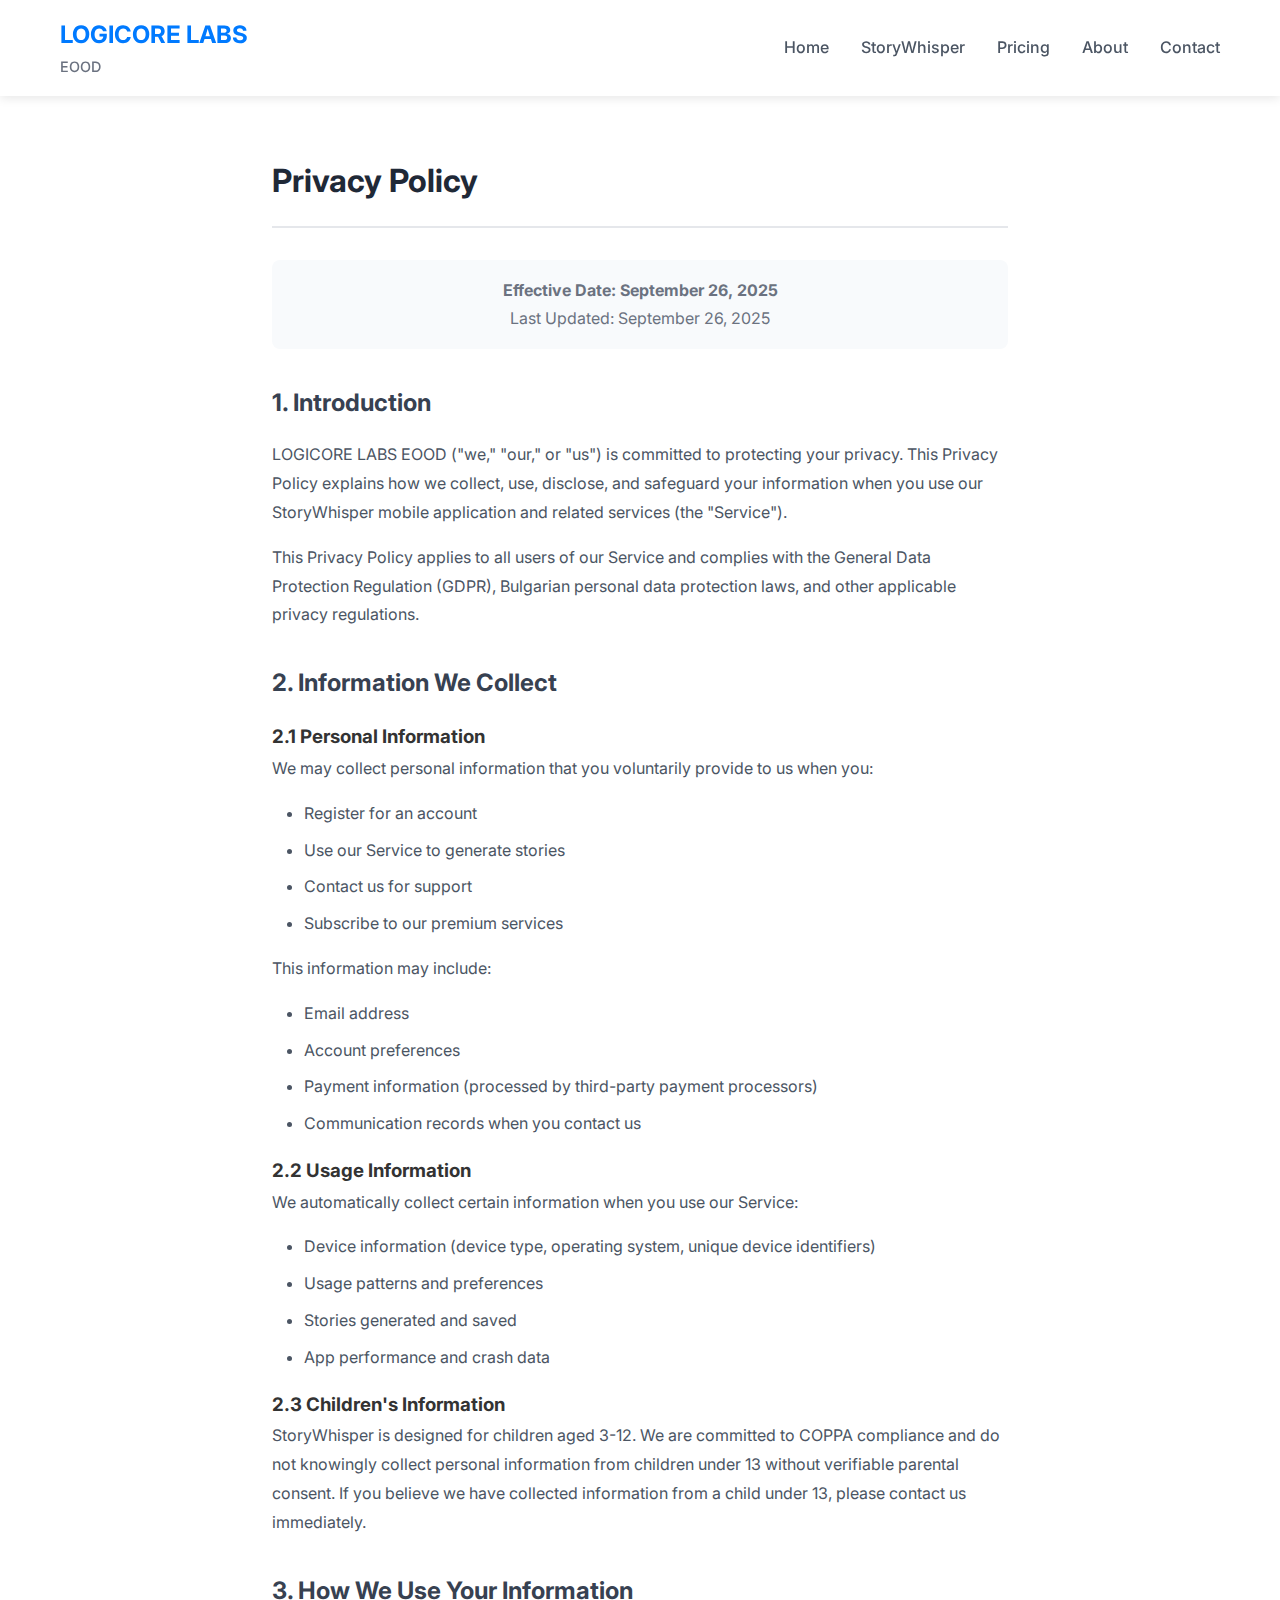
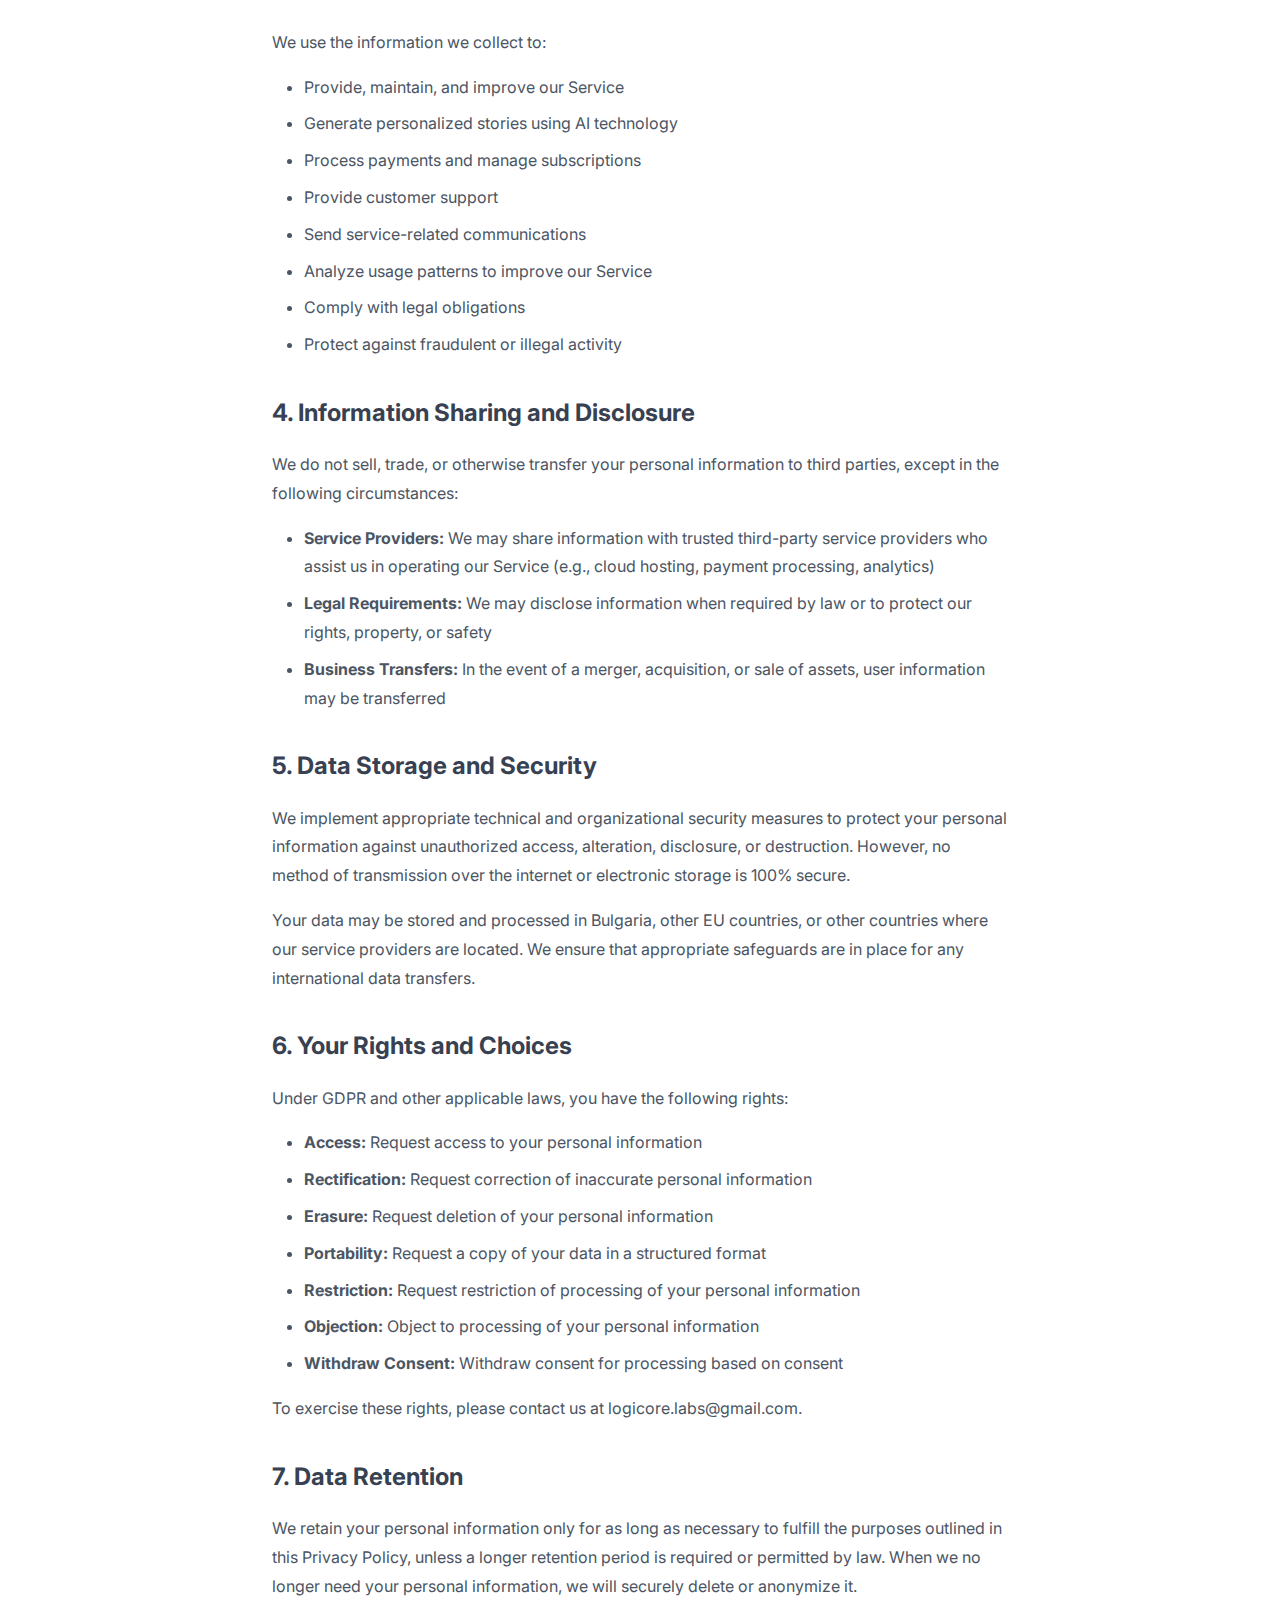
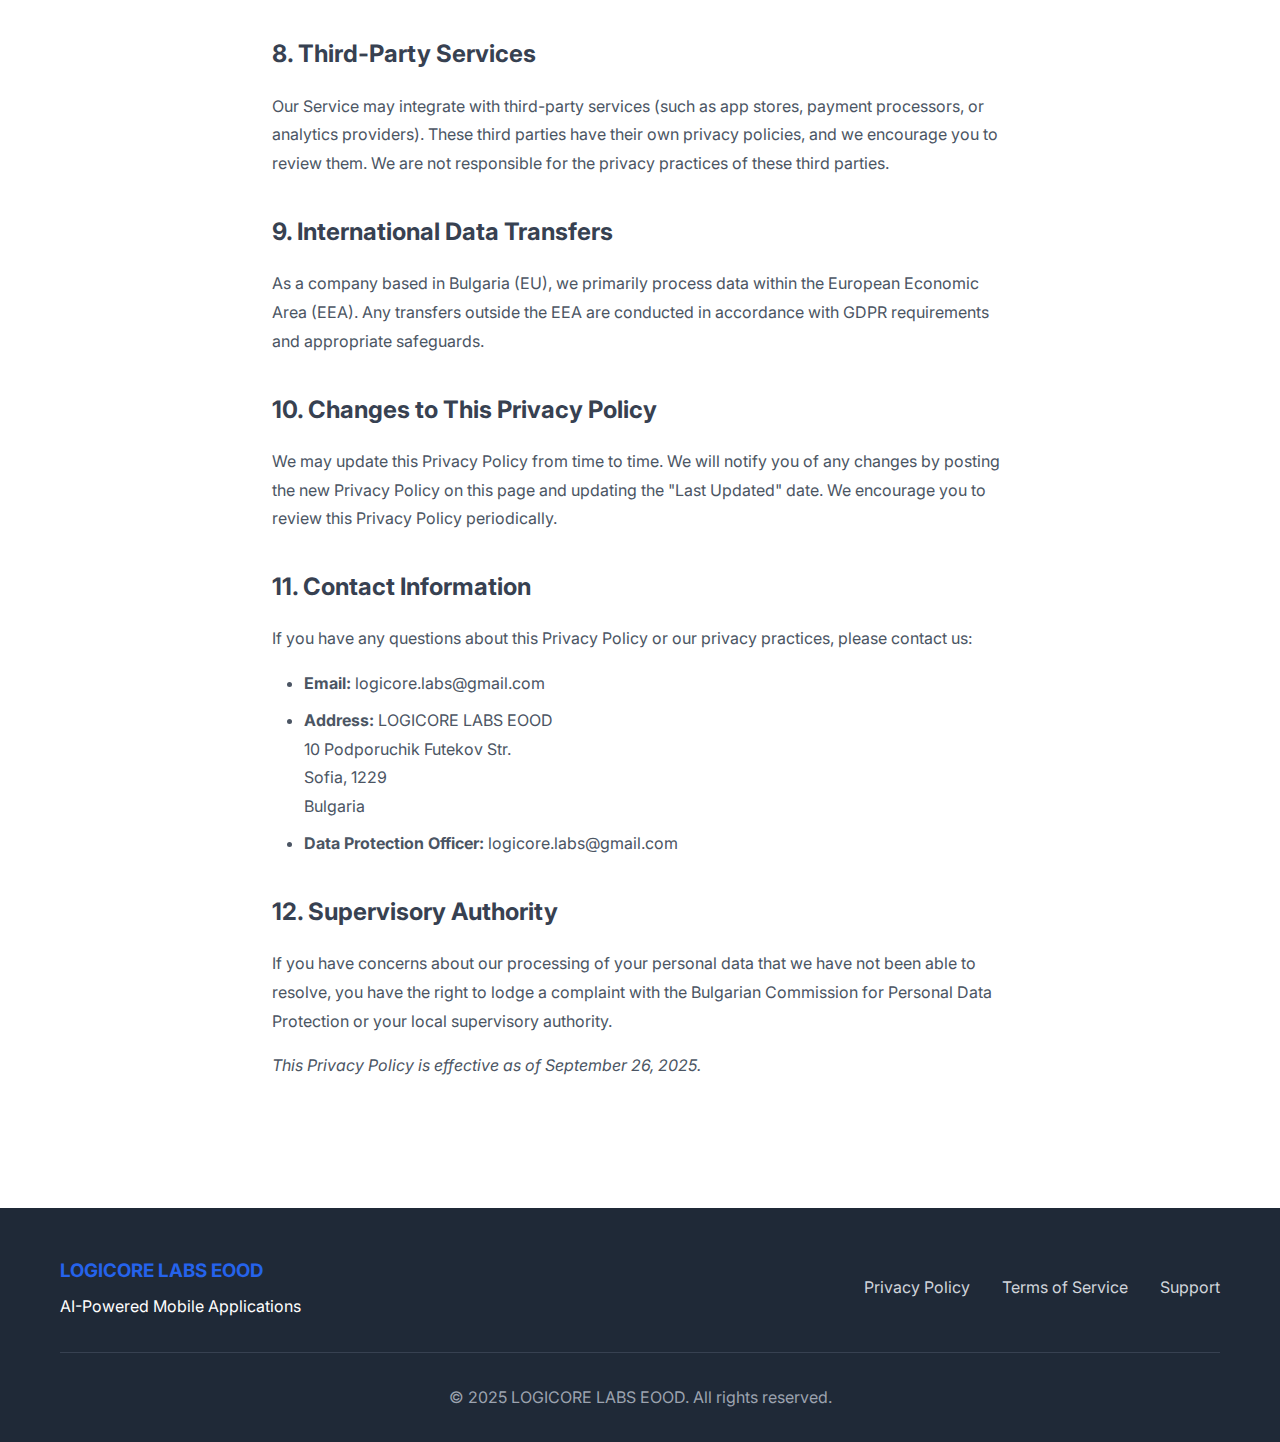
<file: privacy.html>
<!DOCTYPE html>
<html lang="en">
<head>
    <meta charset="UTF-8">
    <meta name="viewport" content="width=device-width, initial-scale=1.0">
    <title>Privacy Policy - LOGICORE LABS EOOD</title>
    <meta name="description" content="Privacy Policy for LOGICORE LABS EOOD and StoryWhisper mobile application.">
    <link href="https://fonts.googleapis.com/css2?family=Inter:wght@300;400;500;600;700&display=swap" rel="stylesheet">
    <link rel="stylesheet" href="styles.css">
    <style>
        .legal-content {
            max-width: 800px;
            margin: 0 auto;
            padding: 2rem;
            line-height: 1.8;
        }
        .legal-content h1 {
            color: #1f2937;
            margin-bottom: 2rem;
            padding-bottom: 1rem;
            border-bottom: 2px solid #e5e7eb;
        }
        .legal-content h2 {
            color: #374151;
            margin: 2rem 0 1rem 0;
            font-size: 1.5rem;
        }
        .legal-content p {
            margin-bottom: 1rem;
            color: #4b5563;
        }
        .legal-content ul {
            margin-bottom: 1rem;
            padding-left: 2rem;
        }
        .legal-content li {
            margin-bottom: 0.5rem;
            color: #4b5563;
        }
        .effective-date {
            background: #f8fafc;
            padding: 1rem;
            border-radius: 8px;
            margin-bottom: 2rem;
            text-align: center;
            color: #6b7280;
        }
    </style>
</head>
<body>
    <!-- Header -->
    <header class="header">
        <nav class="nav container">
            <div class="logo">
                <a href="index.html" style="text-decoration: none; color: inherit;">
                    <h2>LOGICORE LABS</h2>
                    <span>EOOD</span>
                </a>
            </div>
            <ul class="nav-menu">
                <li><a href="index.html#home">Home</a></li>
                <li><a href="index.html#storywhisper">StoryWhisper</a></li>
                <li><a href="index.html#pricing">Pricing</a></li>
                <li><a href="index.html#about">About</a></li>
                <li><a href="index.html#contact">Contact</a></li>
            </ul>
        </nav>
    </header>

    <!-- Privacy Policy Content -->
    <section style="padding: 120px 0 80px;">
        <div class="container">
            <div class="legal-content">
                <h1>Privacy Policy</h1>
                
                <div class="effective-date">
                    <strong>Effective Date: September 26, 2025</strong><br>
                    Last Updated: September 26, 2025
                </div>

                <h2>1. Introduction</h2>
                <p>LOGICORE LABS EOOD ("we," "our," or "us") is committed to protecting your privacy. This Privacy Policy explains how we collect, use, disclose, and safeguard your information when you use our StoryWhisper mobile application and related services (the "Service").</p>

                <p>This Privacy Policy applies to all users of our Service and complies with the General Data Protection Regulation (GDPR), Bulgarian personal data protection laws, and other applicable privacy regulations.</p>

                <h2>2. Information We Collect</h2>
                
                <h3>2.1 Personal Information</h3>
                <p>We may collect personal information that you voluntarily provide to us when you:</p>
                <ul>
                    <li>Register for an account</li>
                    <li>Use our Service to generate stories</li>
                    <li>Contact us for support</li>
                    <li>Subscribe to our premium services</li>
                </ul>

                <p>This information may include:</p>
                <ul>
                    <li>Email address</li>
                    <li>Account preferences</li>
                    <li>Payment information (processed by third-party payment processors)</li>
                    <li>Communication records when you contact us</li>
                </ul>

                <h3>2.2 Usage Information</h3>
                <p>We automatically collect certain information when you use our Service:</p>
                <ul>
                    <li>Device information (device type, operating system, unique device identifiers)</li>
                    <li>Usage patterns and preferences</li>
                    <li>Stories generated and saved</li>
                    <li>App performance and crash data</li>
                </ul>

                <h3>2.3 Children's Information</h3>
                <p>StoryWhisper is designed for children aged 3-12. We are committed to COPPA compliance and do not knowingly collect personal information from children under 13 without verifiable parental consent. If you believe we have collected information from a child under 13, please contact us immediately.</p>

                <h2>3. How We Use Your Information</h2>
                <p>We use the information we collect to:</p>
                <ul>
                    <li>Provide, maintain, and improve our Service</li>
                    <li>Generate personalized stories using AI technology</li>
                    <li>Process payments and manage subscriptions</li>
                    <li>Provide customer support</li>
                    <li>Send service-related communications</li>
                    <li>Analyze usage patterns to improve our Service</li>
                    <li>Comply with legal obligations</li>
                    <li>Protect against fraudulent or illegal activity</li>
                </ul>

                <h2>4. Information Sharing and Disclosure</h2>
                <p>We do not sell, trade, or otherwise transfer your personal information to third parties, except in the following circumstances:</p>

                <ul>
                    <li><strong>Service Providers:</strong> We may share information with trusted third-party service providers who assist us in operating our Service (e.g., cloud hosting, payment processing, analytics)</li>
                    <li><strong>Legal Requirements:</strong> We may disclose information when required by law or to protect our rights, property, or safety</li>
                    <li><strong>Business Transfers:</strong> In the event of a merger, acquisition, or sale of assets, user information may be transferred</li>
                </ul>

                <h2>5. Data Storage and Security</h2>
                <p>We implement appropriate technical and organizational security measures to protect your personal information against unauthorized access, alteration, disclosure, or destruction. However, no method of transmission over the internet or electronic storage is 100% secure.</p>

                <p>Your data may be stored and processed in Bulgaria, other EU countries, or other countries where our service providers are located. We ensure that appropriate safeguards are in place for any international data transfers.</p>

                <h2>6. Your Rights and Choices</h2>
                <p>Under GDPR and other applicable laws, you have the following rights:</p>
                <ul>
                    <li><strong>Access:</strong> Request access to your personal information</li>
                    <li><strong>Rectification:</strong> Request correction of inaccurate personal information</li>
                    <li><strong>Erasure:</strong> Request deletion of your personal information</li>
                    <li><strong>Portability:</strong> Request a copy of your data in a structured format</li>
                    <li><strong>Restriction:</strong> Request restriction of processing of your personal information</li>
                    <li><strong>Objection:</strong> Object to processing of your personal information</li>
                    <li><strong>Withdraw Consent:</strong> Withdraw consent for processing based on consent</li>
                </ul>

                <p>To exercise these rights, please contact us at logicore.labs@gmail.com.</p>

                <h2>7. Data Retention</h2>
                <p>We retain your personal information only for as long as necessary to fulfill the purposes outlined in this Privacy Policy, unless a longer retention period is required or permitted by law. When we no longer need your personal information, we will securely delete or anonymize it.</p>

                <h2>8. Third-Party Services</h2>
                <p>Our Service may integrate with third-party services (such as app stores, payment processors, or analytics providers). These third parties have their own privacy policies, and we encourage you to review them. We are not responsible for the privacy practices of these third parties.</p>

                <h2>9. International Data Transfers</h2>
                <p>As a company based in Bulgaria (EU), we primarily process data within the European Economic Area (EEA). Any transfers outside the EEA are conducted in accordance with GDPR requirements and appropriate safeguards.</p>

                <h2>10. Changes to This Privacy Policy</h2>
                <p>We may update this Privacy Policy from time to time. We will notify you of any changes by posting the new Privacy Policy on this page and updating the "Last Updated" date. We encourage you to review this Privacy Policy periodically.</p>

                <h2>11. Contact Information</h2>
                <p>If you have any questions about this Privacy Policy or our privacy practices, please contact us:</p>
                <ul>
                    <li><strong>Email:</strong> logicore.labs@gmail.com</li>
                    <li><strong>Address:</strong> LOGICORE LABS EOOD<br>
                        10 Podporuchik Futekov Str.<br>
                        Sofia, 1229<br>
                        Bulgaria</li>
                    <li><strong>Data Protection Officer:</strong> logicore.labs@gmail.com</li>
                </ul>

                <h2>12. Supervisory Authority</h2>
                <p>If you have concerns about our processing of your personal data that we have not been able to resolve, you have the right to lodge a complaint with the Bulgarian Commission for Personal Data Protection or your local supervisory authority.</p>

                <p><em>This Privacy Policy is effective as of September 26, 2025.</em></p>
            </div>
        </div>
    </section>

    <!-- Footer -->
    <footer class="footer">
        <div class="container">
            <div class="footer-content">
                <div class="footer-info">
                    <h3>LOGICORE LABS EOOD</h3>
                    <p>AI-Powered Mobile Applications</p>
                </div>
                <div class="footer-links">
                    <a href="privacy.html">Privacy Policy</a>
                    <a href="terms.html">Terms of Service</a>
                    <a href="support.html">Support</a>
                </div>
            </div>
            <div class="footer-bottom">
                <p>&copy; 2025 LOGICORE LABS EOOD. All rights reserved.</p>
            </div>
        </div>
    </footer>
</body>
</html>
</file>
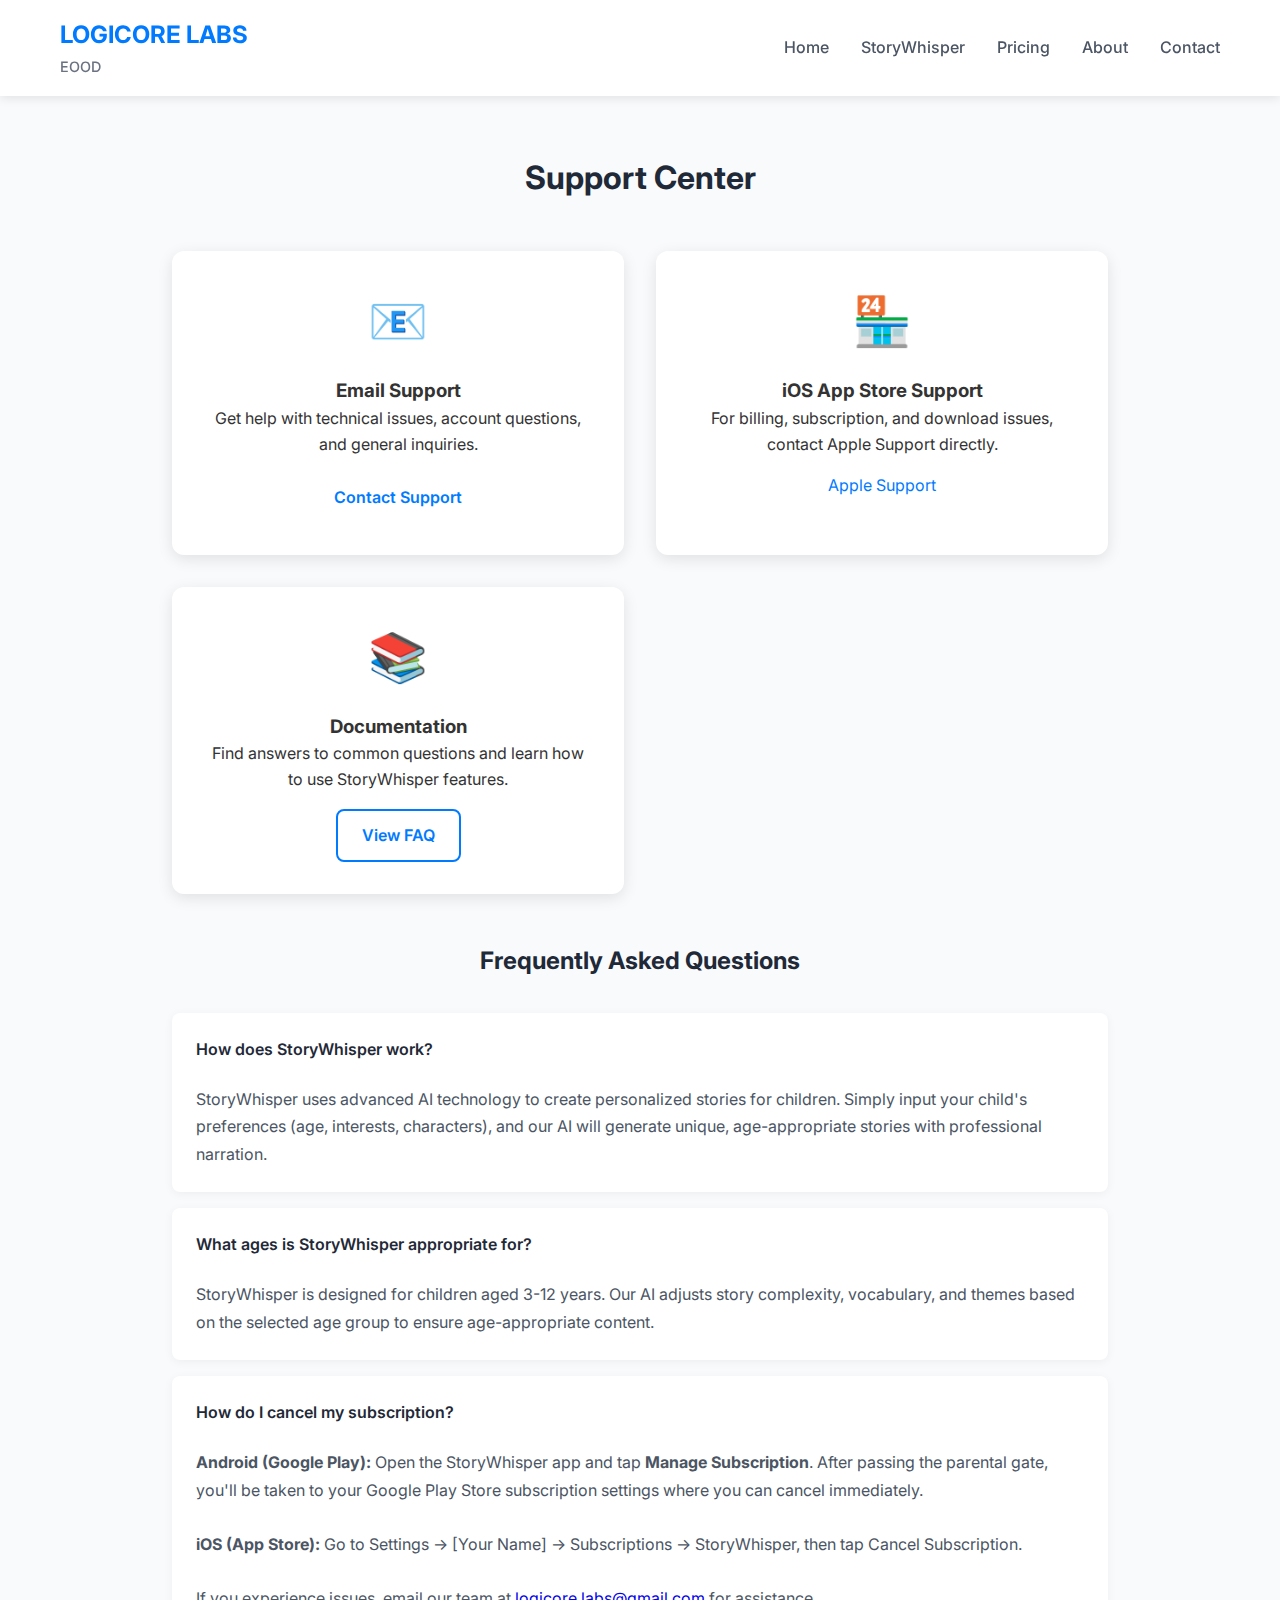
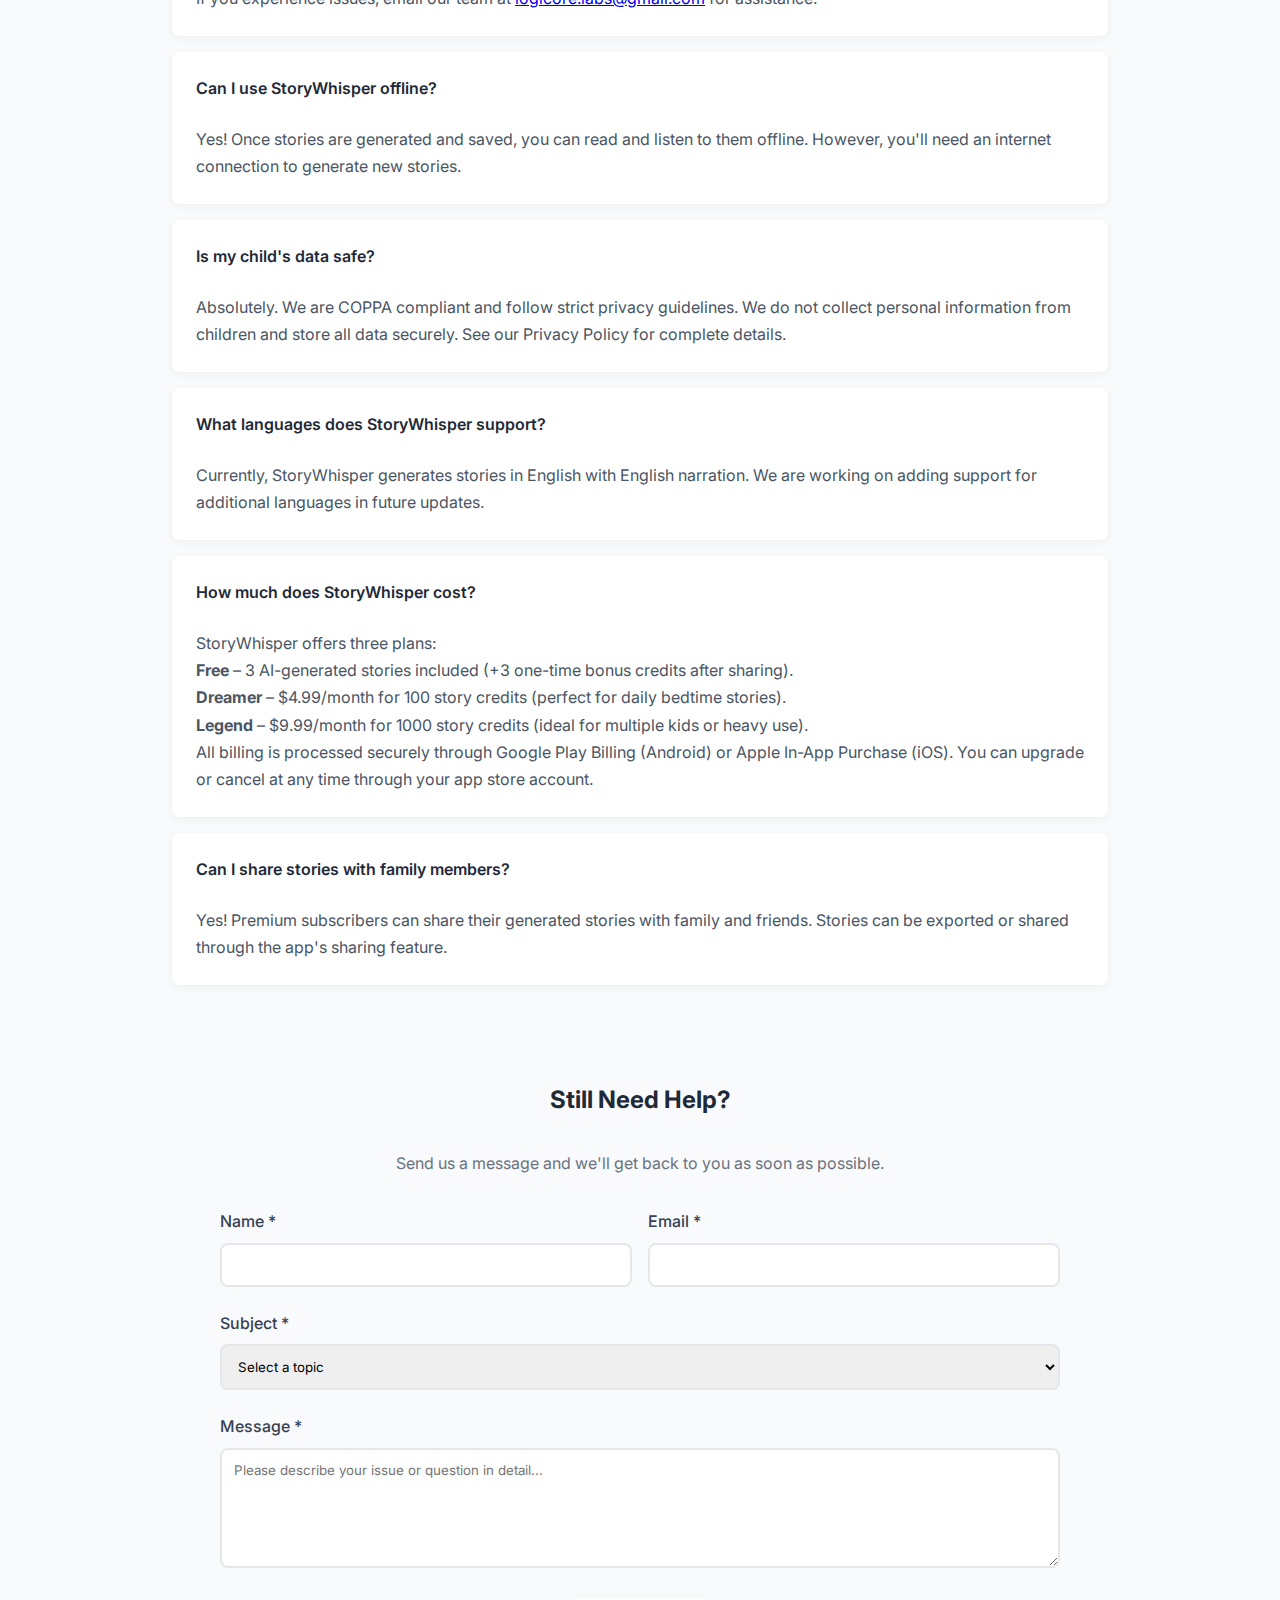
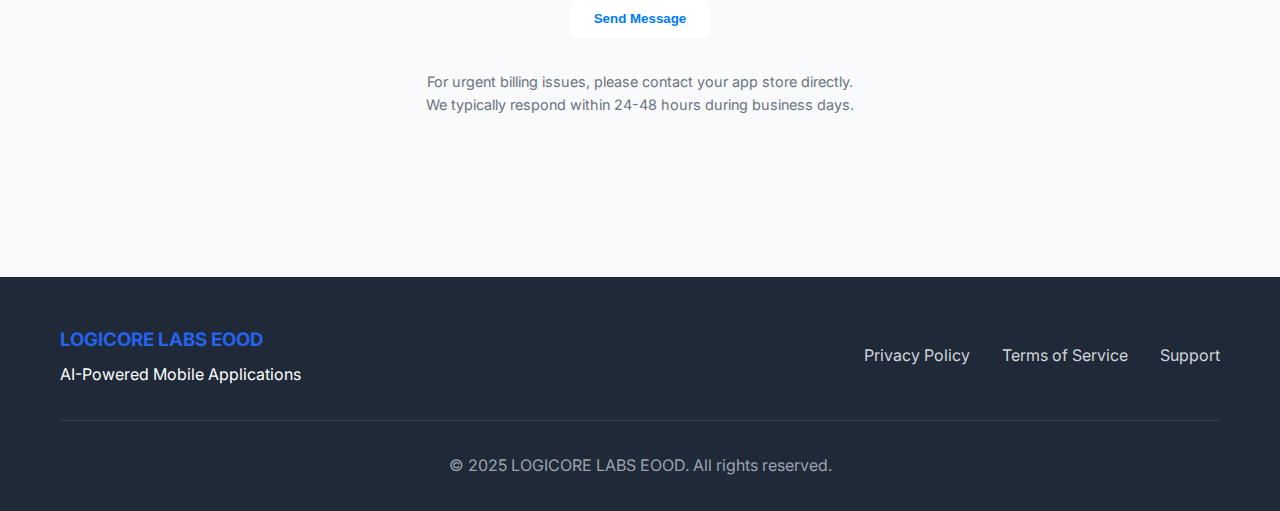
<file: support.html>
<!DOCTYPE html>
<html lang="en">
<head>
    <meta charset="UTF-8">
    <meta name="viewport" content="width=device-width, initial-scale=1.0">
    <title>Support - LOGICORE LABS EOOD</title>
    <meta name="description" content="Get support for StoryWhisper and LOGICORE LABS EOOD products.">
    <link href="https://fonts.googleapis.com/css2?family=Inter:wght@300;400;500;600;700&display=swap" rel="stylesheet">
    <link rel="stylesheet" href="styles.css">
    <style>
        .support-content {
            max-width: 1000px;
            margin: 0 auto;
            padding: 2rem;
        }
        .support-grid {
            display: grid;
            grid-template-columns: repeat(auto-fit, minmax(300px, 1fr));
            gap: 2rem;
            margin-bottom: 3rem;
        }
        .support-card {
            background: white;
            padding: 2rem;
            border-radius: 12px;
            box-shadow: 0 4px 15px rgba(0,0,0,0.1);
            text-align: center;
        }
        .support-icon {
            font-size: 3rem;
            margin-bottom: 1rem;
        }
        .faq-section {
            margin-top: 3rem;
        }
        .faq-item {
            background: white;
            margin-bottom: 1rem;
            border-radius: 8px;
            box-shadow: 0 2px 10px rgba(0,0,0,0.05);
        }
        .faq-question {
            padding: 1.5rem;
            font-weight: 600;
            color: #1f2937;
            cursor: pointer;
            border-radius: 8px;
            transition: background-color 0.3s;
        }
        .faq-question:hover {
            background-color: #f8fafc;
        }
        .faq-answer {
            padding: 0 1.5rem 1.5rem;
            color: #4b5563;
            line-height: 1.7;
        }
        .contact-form {
            background: #f8fafc;
            padding: 3rem;
            border-radius: 16px;
            margin-top: 3rem;
        }
        .form-group {
            margin-bottom: 1.5rem;
        }
        .form-group label {
            display: block;
            margin-bottom: 0.5rem;
            color: #374151;
            font-weight: 500;
        }
        .form-group input,
        .form-group select,
        .form-group textarea {
            width: 100%;
            padding: 0.75rem;
            border: 2px solid #e5e7eb;
            border-radius: 8px;
            font-family: inherit;
            transition: border-color 0.3s;
        }
        .form-group input:focus,
        .form-group select:focus,
        .form-group textarea:focus {
            outline: none;
            border-color: #2563eb;
        }
        .form-group textarea {
            resize: vertical;
            min-height: 120px;
        }
    </style>
</head>
<body>
    <!-- Header -->
    <header class="header">
        <nav class="nav container">
            <div class="logo">
                <a href="index.html" style="text-decoration: none; color: inherit;">
                    <h2>LOGICORE LABS</h2>
                    <span>EOOD</span>
                </a>
            </div>
            <ul class="nav-menu">
                <li><a href="index.html#home">Home</a></li>
                <li><a href="index.html#storywhisper">StoryWhisper</a></li>
                <li><a href="index.html#pricing">Pricing</a></li>
                <li><a href="index.html#about">About</a></li>
                <li><a href="index.html#contact">Contact</a></li>
            </ul>
        </nav>
    </header>

    <!-- Support Content -->
    <section style="padding: 120px 0 80px; background: #f8fafc;">
        <div class="container">
            <div class="support-content">
                <h1 style="text-align: center; margin-bottom: 3rem; color: #1f2937;">Support Center</h1>
                
                <div class="support-grid">
                    <div class="support-card">
                        <div class="support-icon">📧</div>
                        <h3>Email Support</h3>
                        <p>Get help with technical issues, account questions, and general inquiries.</p>
                        <a href="mailto:logicore.labs@gmail.com" class="btn btn-primary" style="margin-top: 1rem;">Contact Support</a>
                    </div>
                    
                    <div class="support-card">
                        <div class="support-icon">🏪</div>
                        <h3>iOS App Store Support</h3>
                        <p>For billing, subscription, and download issues, contact Apple Support directly.</p>
                        <div style="margin-top: 1rem;">
                            <a href="https://support.apple.com/" target="_blank" style="text-decoration: none; color: #007AFF;">Apple Support</a>
                        </div>
                    </div>
                    
                    <div class="support-card">
                        <div class="support-icon">📚</div>
                        <h3>Documentation</h3>
                        <p>Find answers to common questions and learn how to use StoryWhisper features.</p>
                        <a href="#faq" class="btn btn-outline" style="margin-top: 1rem;">View FAQ</a>
                    </div>
                </div>

                <!-- FAQ Section -->
                <div class="faq-section" id="faq">
                    <h2 style="text-align: center; margin-bottom: 2rem; color: #1f2937;">Frequently Asked Questions</h2>
                    
                    <div class="faq-item">
                        <div class="faq-question">How does StoryWhisper work?</div>
                        <div class="faq-answer">
                            StoryWhisper uses advanced AI technology to create personalized stories for children. Simply input your child's preferences (age, interests, characters), and our AI will generate unique, age-appropriate stories with professional narration.
                        </div>
                    </div>
                    
                    <div class="faq-item">
                        <div class="faq-question">What ages is StoryWhisper appropriate for?</div>
                        <div class="faq-answer">
                            StoryWhisper is designed for children aged 3-12 years. Our AI adjusts story complexity, vocabulary, and themes based on the selected age group to ensure age-appropriate content.
                        </div>
                    </div>
                    
                    <div class="faq-item">
                        <div class="faq-question">How do I cancel my subscription?</div>
                        <div class="faq-answer">
                            <strong>Android (Google Play):</strong> Open the StoryWhisper app and tap <strong>Manage Subscription</strong>. After passing the parental gate, you'll be taken to your Google Play Store subscription settings where you can cancel immediately.
                            <br><br><strong>iOS (App Store):</strong> Go to Settings → [Your Name] → Subscriptions → StoryWhisper, then tap Cancel Subscription.
                            <br><br>If you experience issues, email our team at <a href="mailto:logicore.labs@gmail.com">logicore.labs@gmail.com</a> for assistance.
                        </div>
                    </div>
                    
                    <div class="faq-item">
                        <div class="faq-question">Can I use StoryWhisper offline?</div>
                        <div class="faq-answer">
                            Yes! Once stories are generated and saved, you can read and listen to them offline. However, you'll need an internet connection to generate new stories.
                        </div>
                    </div>
                    
                    <div class="faq-item">
                        <div class="faq-question">Is my child's data safe?</div>
                        <div class="faq-answer">
                            Absolutely. We are COPPA compliant and follow strict privacy guidelines. We do not collect personal information from children and store all data securely. See our Privacy Policy for complete details.
                        </div>
                    </div>
                    
                    <div class="faq-item">
                        <div class="faq-question">What languages does StoryWhisper support?</div>
                        <div class="faq-answer">
                            Currently, StoryWhisper generates stories in English with English narration. We are working on adding support for additional languages in future updates.
                        </div>
                    </div>
                    
                    <div class="faq-item">
                        <div class="faq-question">How much does StoryWhisper cost?</div>
                        <div class="faq-answer">
                            StoryWhisper offers three plans:
                            <br><strong>Free</strong> – 3 AI-generated stories included (+3 one-time bonus credits after sharing).
                            <br><strong>Dreamer</strong> – $4.99/month for 100 story credits (perfect for daily bedtime stories).
                            <br><strong>Legend</strong> – $9.99/month for 1000 story credits (ideal for multiple kids or heavy use).
                            <br>All billing is processed securely through Google Play Billing (Android) or Apple In-App Purchase (iOS). You can upgrade or cancel at any time through your app store account.
                        </div>
                    </div>
                    
                    <div class="faq-item">
                        <div class="faq-question">Can I share stories with family members?</div>
                        <div class="faq-answer">
                            Yes! Premium subscribers can share their generated stories with family and friends. Stories can be exported or shared through the app's sharing feature.
                        </div>
                    </div>
                </div>

                <!-- Contact Form -->
                <div class="contact-form">
                    <h2 style="text-align: center; margin-bottom: 2rem; color: #1f2937;">Still Need Help?</h2>
                    <p style="text-align: center; margin-bottom: 2rem; color: #6b7280;">Send us a message and we'll get back to you as soon as possible.</p>
                    
                    <form action="mailto:logicore.labs@gmail.com" method="post" enctype="text/plain">
                        <div style="display: grid; grid-template-columns: 1fr 1fr; gap: 1rem;">
                            <div class="form-group">
                                <label for="name">Name *</label>
                                <input type="text" id="name" name="name" required>
                            </div>
                            <div class="form-group">
                                <label for="email">Email *</label>
                                <input type="email" id="email" name="email" required>
                            </div>
                        </div>
                        
                        <div class="form-group">
                            <label for="subject">Subject *</label>
                            <select id="subject" name="subject" required>
                                <option value="">Select a topic</option>
                                <option value="Technical Issue">Technical Issue</option>
                                <option value="Billing Question">Billing Question</option>
                                <option value="Account Problem">Account Problem</option>
                                <option value="Feature Request">Feature Request</option>
                                <option value="General Inquiry">General Inquiry</option>
                                <option value="Privacy Concern">Privacy Concern</option>
                                <option value="Other">Other</option>
                            </select>
                        </div>
                        
                        <div class="form-group">
                            <label for="message">Message *</label>
                            <textarea id="message" name="message" placeholder="Please describe your issue or question in detail..." required></textarea>
                        </div>
                        
                        <div style="text-align: center;">
                            <button type="submit" class="btn btn-primary">Send Message</button>
                        </div>
                    </form>
                    
                    <div style="text-align: center; margin-top: 2rem; color: #6b7280; font-size: 0.9rem;">
                        <p>For urgent billing issues, please contact your app store directly.</p>
                        <p>We typically respond within 24-48 hours during business days.</p>
                    </div>
                </div>
            </div>
        </div>
    </section>

    <!-- Footer -->
    <footer class="footer">
        <div class="container">
            <div class="footer-content">
                <div class="footer-info">
                    <h3>LOGICORE LABS EOOD</h3>
                    <p>AI-Powered Mobile Applications</p>
                </div>
                <div class="footer-links">
                    <a href="privacy.html">Privacy Policy</a>
                    <a href="terms.html">Terms of Service</a>
                    <a href="support.html">Support</a>
                </div>
            </div>
            <div class="footer-bottom">
                <p>&copy; 2025 LOGICORE LABS EOOD. All rights reserved.</p>
            </div>
        </div>
    </footer>
</body>
</html>
</file>
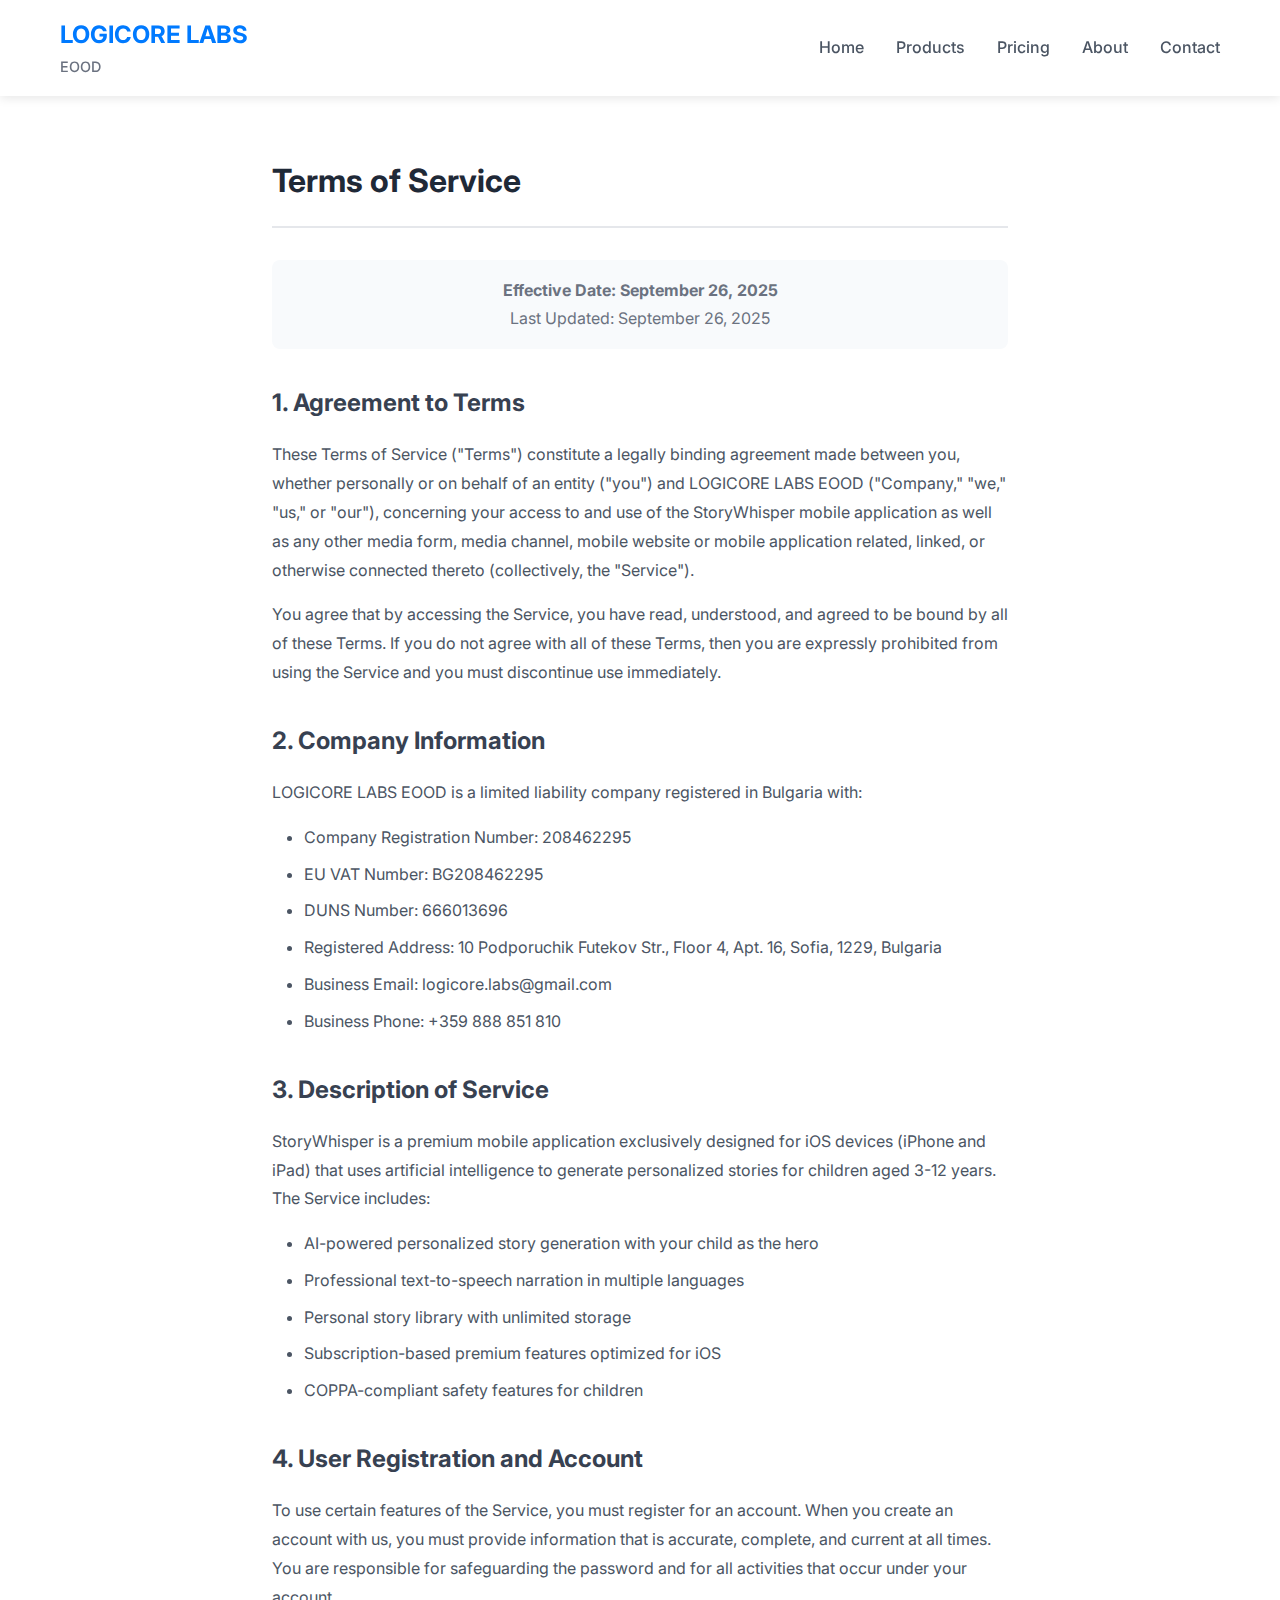
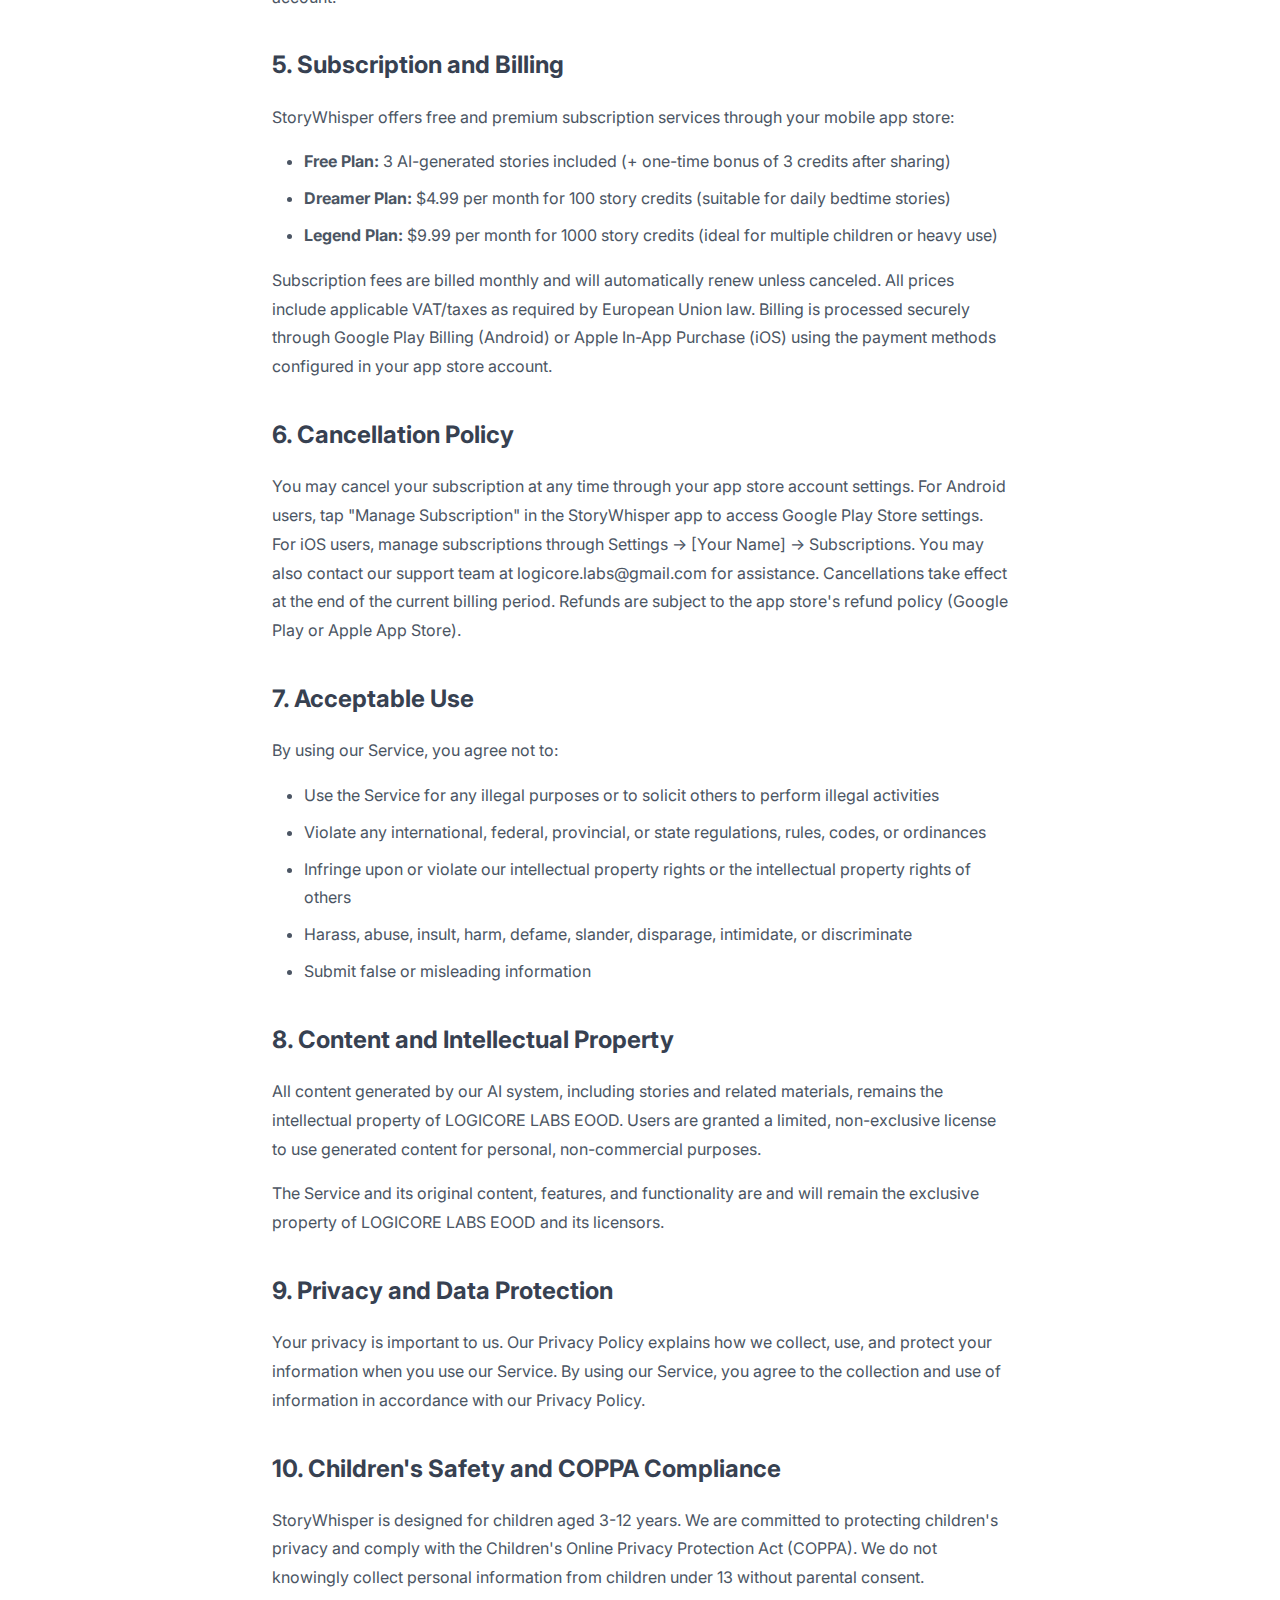
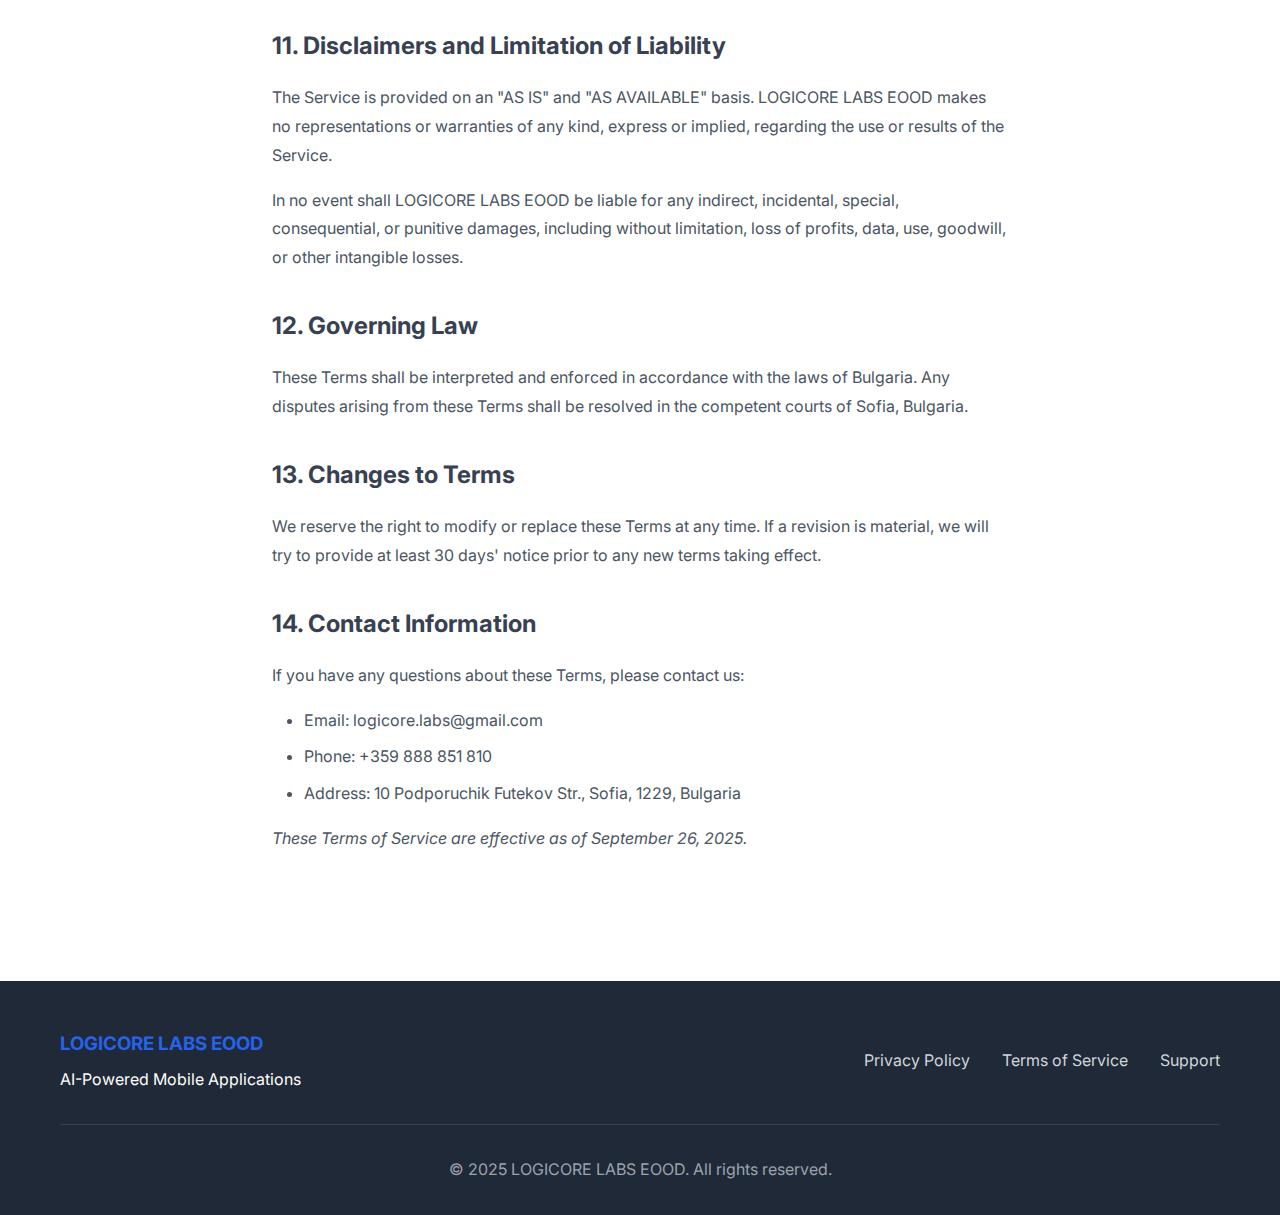
<file: terms.html>
<!DOCTYPE html>
<html lang="en">
<head>
    <meta charset="UTF-8">
    <meta name="viewport" content="width=device-width, initial-scale=1.0">
    <title>Terms of Service - LOGICORE LABS EOOD</title>
    <meta name="description" content="Terms of Service for LOGICORE LABS EOOD and StoryWhisper mobile application.">
    <link href="https://fonts.googleapis.com/css2?family=Inter:wght@300;400;500;600;700&display=swap" rel="stylesheet">
    <link rel="stylesheet" href="styles.css">
    <style>
        .legal-content {
            max-width: 800px;
            margin: 0 auto;
            padding: 2rem;
            line-height: 1.8;
        }
        .legal-content h1 {
            color: #1f2937;
            margin-bottom: 2rem;
            padding-bottom: 1rem;
            border-bottom: 2px solid #e5e7eb;
        }
        .legal-content h2 {
            color: #374151;
            margin: 2rem 0 1rem 0;
            font-size: 1.5rem;
        }
        .legal-content p {
            margin-bottom: 1rem;
            color: #4b5563;
        }
        .legal-content ul {
            margin-bottom: 1rem;
            padding-left: 2rem;
        }
        .legal-content li {
            margin-bottom: 0.5rem;
            color: #4b5563;
        }
        .effective-date {
            background: #f8fafc;
            padding: 1rem;
            border-radius: 8px;
            margin-bottom: 2rem;
            text-align: center;
            color: #6b7280;
        }
    </style>
</head>
<body>
    <!-- Header -->
    <header class="header">
        <nav class="nav container">
            <div class="logo">
                <a href="index.html" style="text-decoration: none; color: inherit;">
                    <h2>LOGICORE LABS</h2>
                    <span>EOOD</span>
                </a>
            </div>
            <ul class="nav-menu">
                <li><a href="index.html#home">Home</a></li>
                <li><a href="index.html#products">Products</a></li>
                <li><a href="index.html#pricing">Pricing</a></li>
                <li><a href="index.html#about">About</a></li>
                <li><a href="index.html#contact">Contact</a></li>
            </ul>
        </nav>
    </header>

    <!-- Terms Content -->
    <section style="padding: 120px 0 80px;">
        <div class="container">
            <div class="legal-content">
                <h1>Terms of Service</h1>
                
                <div class="effective-date">
                    <strong>Effective Date: September 26, 2025</strong><br>
                    Last Updated: September 26, 2025
                </div>

                <h2>1. Agreement to Terms</h2>
                <p>These Terms of Service ("Terms") constitute a legally binding agreement made between you, whether personally or on behalf of an entity ("you") and LOGICORE LABS EOOD ("Company," "we," "us," or "our"), concerning your access to and use of the StoryWhisper mobile application as well as any other media form, media channel, mobile website or mobile application related, linked, or otherwise connected thereto (collectively, the "Service").</p>

                <p>You agree that by accessing the Service, you have read, understood, and agreed to be bound by all of these Terms. If you do not agree with all of these Terms, then you are expressly prohibited from using the Service and you must discontinue use immediately.</p>

                <h2>2. Company Information</h2>
                <p>LOGICORE LABS EOOD is a limited liability company registered in Bulgaria with:</p>
                <ul>
                    <li>Company Registration Number: 208462295</li>
                    <li>EU VAT Number: BG208462295</li>
                    <li>DUNS Number: 666013696</li>
                    <li>Registered Address: 10 Podporuchik Futekov Str., Floor 4, Apt. 16, Sofia, 1229, Bulgaria</li>
                    <li>Business Email: logicore.labs@gmail.com</li>
                    <li>Business Phone: +359 888 851 810</li>
                </ul>

                <h2>3. Description of Service</h2>
                <p>StoryWhisper is a premium mobile application exclusively designed for iOS devices (iPhone and iPad) that uses artificial intelligence to generate personalized stories for children aged 3-12 years. The Service includes:</p>
                <ul>
                    <li>AI-powered personalized story generation with your child as the hero</li>
                    <li>Professional text-to-speech narration in multiple languages</li>
                    <li>Personal story library with unlimited storage</li>
                    <li>Subscription-based premium features optimized for iOS</li>
                    <li>COPPA-compliant safety features for children</li>
                </ul>

                <h2>4. User Registration and Account</h2>
                <p>To use certain features of the Service, you must register for an account. When you create an account with us, you must provide information that is accurate, complete, and current at all times. You are responsible for safeguarding the password and for all activities that occur under your account.</p>

                <h2>5. Subscription and Billing</h2>
                <p>StoryWhisper offers free and premium subscription services through your mobile app store:</p>
                <ul>
                    <li><strong>Free Plan:</strong> 3 AI-generated stories included (+ one-time bonus of 3 credits after sharing)</li>
                    <li><strong>Dreamer Plan:</strong> $4.99 per month for 100 story credits (suitable for daily bedtime stories)</li>
                    <li><strong>Legend Plan:</strong> $9.99 per month for 1000 story credits (ideal for multiple children or heavy use)</li>
                </ul>
                
                <p>Subscription fees are billed monthly and will automatically renew unless canceled. All prices include applicable VAT/taxes as required by European Union law. Billing is processed securely through Google Play Billing (Android) or Apple In-App Purchase (iOS) using the payment methods configured in your app store account.</p>

                <h2>6. Cancellation Policy</h2>
                <p>You may cancel your subscription at any time through your app store account settings. For Android users, tap "Manage Subscription" in the StoryWhisper app to access Google Play Store settings. For iOS users, manage subscriptions through Settings → [Your Name] → Subscriptions. You may also contact our support team at logicore.labs@gmail.com for assistance. Cancellations take effect at the end of the current billing period. Refunds are subject to the app store's refund policy (Google Play or Apple App Store).</p>

                <h2>7. Acceptable Use</h2>
                <p>By using our Service, you agree not to:</p>
                <ul>
                    <li>Use the Service for any illegal purposes or to solicit others to perform illegal activities</li>
                    <li>Violate any international, federal, provincial, or state regulations, rules, codes, or ordinances</li>
                    <li>Infringe upon or violate our intellectual property rights or the intellectual property rights of others</li>
                    <li>Harass, abuse, insult, harm, defame, slander, disparage, intimidate, or discriminate</li>
                    <li>Submit false or misleading information</li>
                </ul>

                <h2>8. Content and Intellectual Property</h2>
                <p>All content generated by our AI system, including stories and related materials, remains the intellectual property of LOGICORE LABS EOOD. Users are granted a limited, non-exclusive license to use generated content for personal, non-commercial purposes.</p>

                <p>The Service and its original content, features, and functionality are and will remain the exclusive property of LOGICORE LABS EOOD and its licensors.</p>

                <h2>9. Privacy and Data Protection</h2>
                <p>Your privacy is important to us. Our Privacy Policy explains how we collect, use, and protect your information when you use our Service. By using our Service, you agree to the collection and use of information in accordance with our Privacy Policy.</p>

                <h2>10. Children's Safety and COPPA Compliance</h2>
                <p>StoryWhisper is designed for children aged 3-12 years. We are committed to protecting children's privacy and comply with the Children's Online Privacy Protection Act (COPPA). We do not knowingly collect personal information from children under 13 without parental consent.</p>

                <h2>11. Disclaimers and Limitation of Liability</h2>
                <p>The Service is provided on an "AS IS" and "AS AVAILABLE" basis. LOGICORE LABS EOOD makes no representations or warranties of any kind, express or implied, regarding the use or results of the Service.</p>

                <p>In no event shall LOGICORE LABS EOOD be liable for any indirect, incidental, special, consequential, or punitive damages, including without limitation, loss of profits, data, use, goodwill, or other intangible losses.</p>

                <h2>12. Governing Law</h2>
                <p>These Terms shall be interpreted and enforced in accordance with the laws of Bulgaria. Any disputes arising from these Terms shall be resolved in the competent courts of Sofia, Bulgaria.</p>

                <h2>13. Changes to Terms</h2>
                <p>We reserve the right to modify or replace these Terms at any time. If a revision is material, we will try to provide at least 30 days' notice prior to any new terms taking effect.</p>

                <h2>14. Contact Information</h2>
                <p>If you have any questions about these Terms, please contact us:</p>
                <ul>
                    <li>Email: logicore.labs@gmail.com</li>
                    <li>Phone: +359 888 851 810</li>
                    <li>Address: 10 Podporuchik Futekov Str., Sofia, 1229, Bulgaria</li>
                </ul>

                <p><em>These Terms of Service are effective as of September 26, 2025.</em></p>
            </div>
        </div>
    </section>

    <!-- Footer -->
    <footer class="footer">
        <div class="container">
            <div class="footer-content">
                <div class="footer-info">
                    <h3>LOGICORE LABS EOOD</h3>
                    <p>AI-Powered Mobile Applications</p>
                </div>
                <div class="footer-links">
                    <a href="privacy.html">Privacy Policy</a>
                    <a href="terms.html">Terms of Service</a>
                    <a href="support.html">Support</a>
                </div>
            </div>
            <div class="footer-bottom">
                <p>&copy; 2025 LOGICORE LABS EOOD. All rights reserved.</p>
            </div>
        </div>
    </footer>
</body>
</html>
</file>
<file: styles.css>
* {
    margin: 0;
    padding: 0;
    box-sizing: border-box;
}

body {
    font-family: 'Inter', sans-serif;
    line-height: 1.6;
    color: #333;
}

.container {
    max-width: 1200px;
    margin: 0 auto;
    padding: 0 20px;
}

/* Header */
.header {
    background: #fff;
    box-shadow: 0 2px 10px rgba(0,0,0,0.1);
    position: fixed;
    width: 100%;
    top: 0;
    z-index: 1000;
}

.nav {
    display: flex;
    justify-content: space-between;
    align-items: center;
    padding: 1rem 20px;
}

.logo {
    display: flex;
    align-items: baseline;
    gap: 0.5rem;
}

.logo h2 {
    color: #007AFF;
    font-weight: 700;
    font-size: 1.5rem;
}

.logo span {
    color: #6b7280;
    font-size: 0.9rem;
    font-weight: 500;
}

.nav-menu {
    display: flex;
    list-style: none;
    gap: 2rem;
}

.nav-menu a {
    text-decoration: none;
    color: #4b5563;
    font-weight: 500;
    transition: color 0.3s;
}

.nav-menu a:hover {
    color: #007AFF;
}

/* Hero Section */
.hero {
    background: linear-gradient(135deg, #007AFF 0%, #5856D6 100%);
    color: white;
    padding: 120px 0 80px;
    margin-top: 60px;
}

.hero .container {
    display: grid;
    grid-template-columns: 1fr 1fr;
    gap: 4rem;
    align-items: center;
}

.hero h1 {
    font-size: 3.5rem;
    font-weight: 700;
    margin-bottom: 1rem;
    line-height: 1.2;
}

.hero-subtitle {
    font-size: 1.25rem;
    margin-bottom: 2rem;
    color: rgba(255,255,255,0.9);
}

.hero-buttons {
    display: flex;
    gap: 1rem;
}

.btn {
    padding: 12px 24px;
    border-radius: 8px;
    text-decoration: none;
    font-weight: 600;
    transition: all 0.3s;
    border: none;
    cursor: pointer;
    display: inline-block;
    text-align: center;
}

.btn-primary {
    background: #ffffff;
    color: #007AFF;
}

.btn-primary:hover {
    background: #f8fafc;
    transform: translateY(-2px);
}

.btn-secondary {
    background: transparent;
    color: white;
    border: 2px solid white;
}

.btn-secondary:hover {
    background: white;
    color: #007AFF;
}

.btn-outline {
    background: transparent;
    color: #007AFF;
    border: 2px solid #007AFF;
}

.btn-outline:hover {
    background: #007AFF;
    color: white;
}

.phone-mockup {
    width: 200px;
    height: 400px;
    background: #1f2937;
    border-radius: 20px;
    margin: 0 auto;
    display: flex;
    align-items: center;
    justify-content: center;
    position: relative;
}

.screen {
    background: linear-gradient(45deg, #007AFF, #5856D6);
    width: 160px;
    height: 320px;
    border-radius: 10px;
    display: flex;
    flex-direction: column;
    align-items: center;
    justify-content: center;
    text-align: center;
}

.screen h3 {
    font-size: 1.5rem;
    margin-bottom: 0.5rem;
}

/* Section Styles */
section {
    padding: 80px 0;
}

.section-title {
    font-size: 2.5rem;
    text-align: center;
    margin-bottom: 3rem;
    color: #1f2937;
}

/* Products Section */
.products {
    background: #f8fafc;
}

.product-grid {
    max-width: 800px;
    margin: 0 auto;
}

.product-card {
    background: white;
    padding: 3rem;
    border-radius: 16px;
    box-shadow: 0 4px 20px rgba(0,0,0,0.1);
    position: relative;
}

.product-card.featured {
    border: 2px solid #007AFF;
}

.product-header {
    display: flex;
    justify-content: space-between;
    align-items: center;
    margin-bottom: 1.5rem;
}

.product-header h3 {
    font-size: 2rem;
    color: #1f2937;
}

.badge {
    background: #007AFF;
    color: white;
    padding: 0.5rem 1rem;
    border-radius: 20px;
    font-size: 0.9rem;
    font-weight: 600;
}

.product-description {
    font-size: 1.1rem;
    color: #6b7280;
    margin-bottom: 2rem;
    line-height: 1.7;
}

.features {
    margin-bottom: 2rem;
}

.features h4 {
    color: #1f2937;
    margin-bottom: 1rem;
    font-size: 1.2rem;
}

.features ul {
    list-style: none;
    display: grid;
    grid-template-columns: repeat(auto-fit, minmax(250px, 1fr));
    gap: 0.5rem;
}

.features li {
    padding: 0.5rem 0;
    color: #4b5563;
}

.platforms h4 {
    color: #1f2937;
    margin-bottom: 1rem;
    font-size: 1.2rem;
}

.platform-badges {
    display: flex;
    gap: 1rem;
}

.platform {
    background: #e5e7eb;
    padding: 0.5rem 1rem;
    border-radius: 8px;
    color: #374151;
    font-weight: 500;
}

.platform.ios-exclusive {
    background: #007AFF;
    color: white;
    font-weight: 600;
}

.platform-note {
    margin-top: 1rem;
    font-size: 0.9rem;
    color: #6b7280;
    font-style: italic;
}

.compliance-badges {
    display: flex;
    flex-wrap: wrap;
    gap: 0.5rem;
    margin-top: 1.5rem;
}

.compliance-badge {
    background: #f0f9ff;
    color: #007AFF;
    padding: 0.4rem 0.8rem;
    border-radius: 20px;
    font-size: 0.85rem;
    font-weight: 500;
    border: 1px solid #007AFF;
}

/* Pricing Section */
.pricing {
    background: white;
}

.pricing-grid {
    display: grid;
    grid-template-columns: repeat(auto-fit, minmax(280px, 1fr));
    gap: 2rem;
    max-width: 1000px;
    margin: 0 auto 3rem;
}

.pricing-card {
    background: white;
    border: 2px solid #e5e7eb;
    border-radius: 16px;
    padding: 2.5rem;
    text-align: center;
    position: relative;
    transition: transform 0.3s;
}

.pricing-card:hover {
    transform: translateY(-5px);
    box-shadow: 0 10px 30px rgba(0,0,0,0.1);
}

.pricing-card.popular {
    border-color: #007AFF;
    transform: scale(1.05);
}

.popular-badge {
    position: absolute;
    top: -12px;
    left: 50%;
    transform: translateX(-50%);
    background: #007AFF;
    color: white;
    padding: 0.5rem 1.5rem;
    border-radius: 20px;
    font-weight: 600;
    font-size: 0.9rem;
}

.pricing-card h3 {
    font-size: 1.5rem;
    margin-bottom: 1rem;
    color: #1f2937;
}

.price {
    margin-bottom: 2rem;
}

.price .amount {
    font-size: 3rem;
    font-weight: 700;
    color: #007AFF;
}

.price .period {
    color: #6b7280;
    font-size: 1rem;
    display: block;
}

.features-list {
    list-style: none;
    margin-bottom: 2rem;
    text-align: left;
}

.features-list li {
    padding: 0.5rem 0;
    color: #4b5563;
}

.pricing-info {
    max-width: 800px;
    margin: 0 auto;
    padding: 2rem;
    background: #f8fafc;
    border-radius: 12px;
    text-align: center;
}

.pricing-info p {
    margin-bottom: 1rem;
    color: #6b7280;
}

/* Download Section */
.download {
    background: linear-gradient(135deg, #007AFF 0%, #5856D6 100%);
    color: white;
    text-align: center;
}

.download h2 {
    font-size: 2.5rem;
    margin-bottom: 1rem;
}

.download p {
    font-size: 1.2rem;
    margin-bottom: 3rem;
    color: rgba(255,255,255,0.9);
}

.download-info {
    display: grid;
    grid-template-columns: 1fr 1fr;
    gap: 3rem;
    max-width: 600px;
    margin: 0 auto;
    text-align: left;
}

.download-platforms h3,
.share-bonus h3 {
    color: white;
    margin-bottom: 1rem;
    font-size: 1.3rem;
}

.download-platforms p,
.share-bonus p {
    color: rgba(255,255,255,0.9);
    margin-bottom: 0.5rem;
}

.share-bonus {
    background: rgba(255,255,255,0.1);
    padding: 1.5rem;
    border-radius: 12px;
}

/* About Section */
.about {
    background: #f8fafc;
}

.about-content {
    max-width: 800px;
    margin: 0 auto;
}

.about-text p {
    font-size: 1.1rem;
    margin-bottom: 2rem;
    color: #4b5563;
    line-height: 1.8;
}

.company-stats {
    display: grid;
    grid-template-columns: repeat(3, 1fr);
    gap: 2rem;
    margin-top: 3rem;
}

.stat {
    text-align: center;
    padding: 2rem;
    background: white;
    border-radius: 12px;
    box-shadow: 0 4px 15px rgba(0,0,0,0.1);
}

.stat h3 {
    font-size: 2.5rem;
    color: #007AFF;
    margin-bottom: 0.5rem;
}

.stat p {
    color: #6b7280;
    font-weight: 500;
}

/* Contact Section */
.contact {
    background: white;
}

.contact-grid {
    display: grid;
    grid-template-columns: 1fr 1fr;
    gap: 4rem;
    max-width: 1000px;
    margin: 0 auto;
}

.contact-info h3 {
    font-size: 1.5rem;
    margin-bottom: 2rem;
    color: #1f2937;
}

.contact-details {
    space-y: 1.5rem;
}

.detail {
    margin-bottom: 1.5rem;
}

.detail strong {
    display: block;
    color: #374151;
    margin-bottom: 0.5rem;
}

.detail span {
    color: #6b7280;
    line-height: 1.6;
}

.business-info h4 {
    font-size: 1.3rem;
    margin-bottom: 1.5rem;
    color: #1f2937;
}

.business-info p {
    margin-bottom: 1.5rem;
    color: #4b5563;
    line-height: 1.7;
}

/* Footer */
.footer {
    background: #1f2937;
    color: white;
    padding: 3rem 0 2rem;
}

.footer-content {
    display: flex;
    justify-content: space-between;
    align-items: center;
    margin-bottom: 2rem;
}

.footer-info h3 {
    color: #2563eb;
    margin-bottom: 0.5rem;
}

.footer-links {
    display: flex;
    gap: 2rem;
}

.footer-links a {
    color: #d1d5db;
    text-decoration: none;
    transition: color 0.3s;
}

.footer-links a:hover {
    color: white;
}

.footer-bottom {
    text-align: center;
    padding-top: 2rem;
    border-top: 1px solid #374151;
    color: #9ca3af;
}

/* Responsive Design */
@media (max-width: 768px) {
    .hero .container {
        grid-template-columns: 1fr;
        text-align: center;
    }
    
    .hero h1 {
        font-size: 2.5rem;
    }
    
    .nav-menu {
        display: none;
    }
    
    .contact-grid {
        grid-template-columns: 1fr;
        gap: 2rem;
    }
    
    .company-stats {
        grid-template-columns: 1fr;
    }
    
    .download-buttons {
        flex-direction: column;
        align-items: center;
    }
    
    .footer-content {
        flex-direction: column;
        gap: 1rem;
    }
    
    .hero-buttons {
        justify-content: center;
    }
    
    .pricing-card.popular {
        transform: none;
    }
    
    .platform-badges {
        flex-direction: column;
    }
}

/* Smooth scrolling */
html {
    scroll-behavior: smooth;
}
</file>
